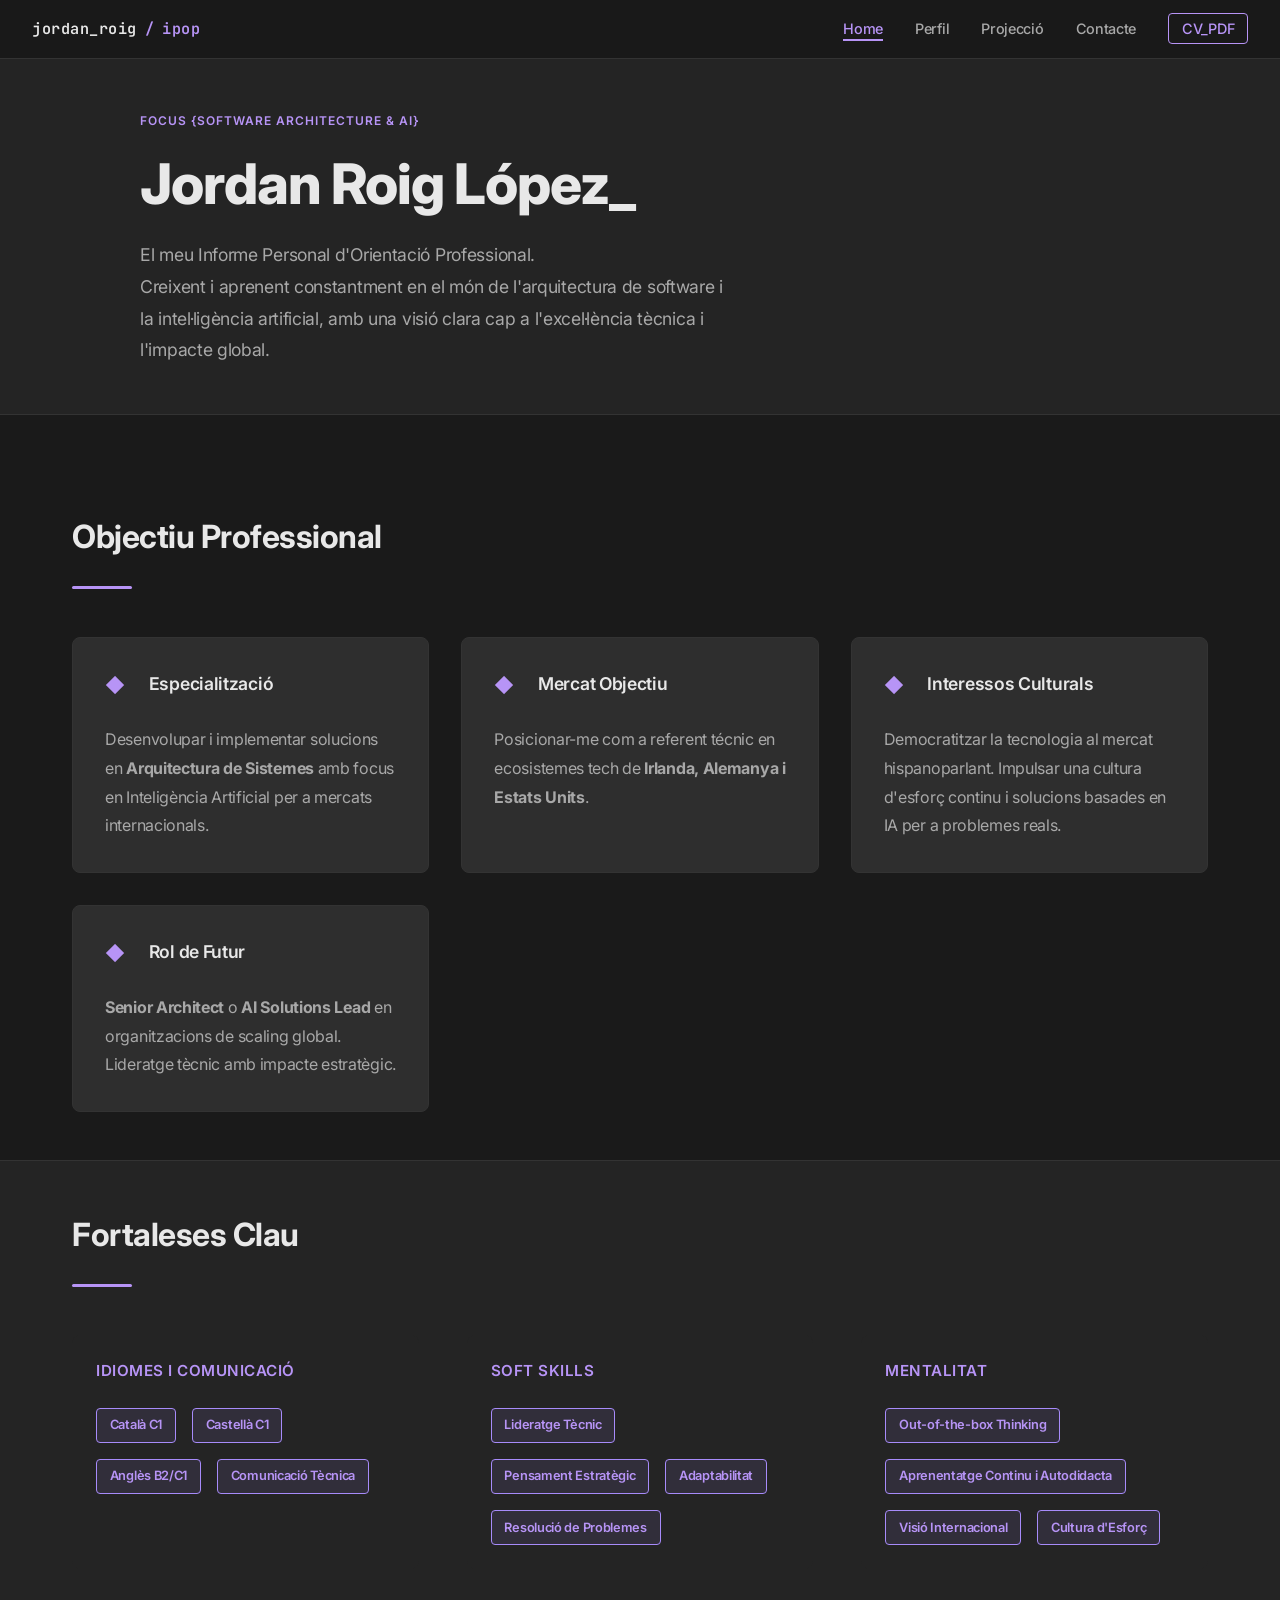
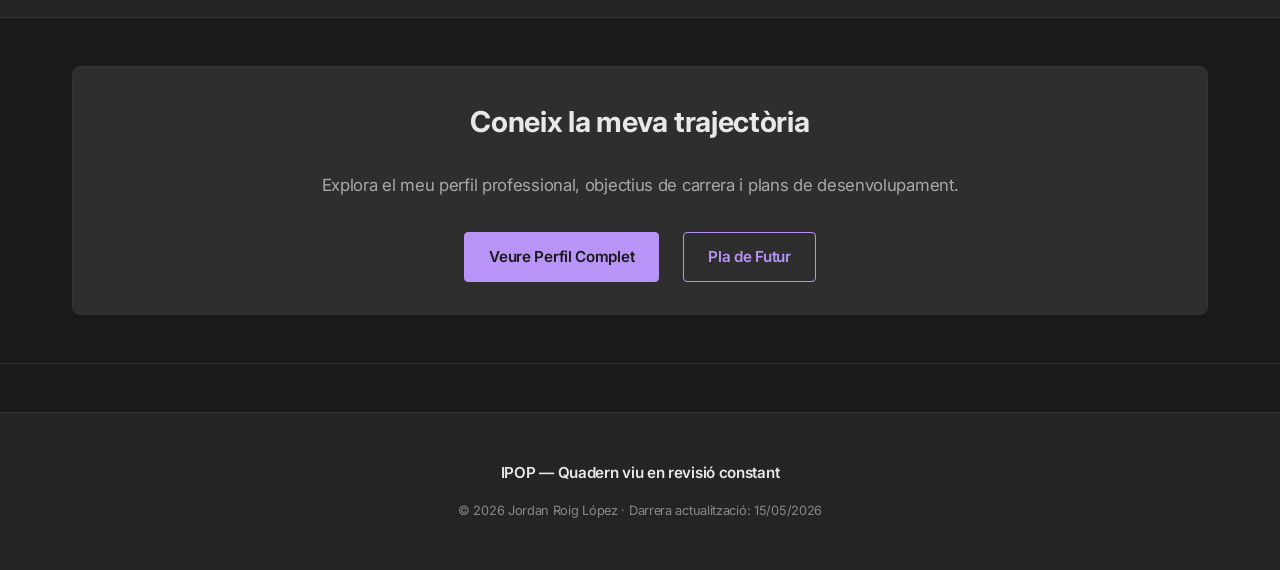
<file: index.html>
<!DOCTYPE html>
<html lang="ca">
  <head>
    <meta charset="UTF-8" />
    <meta name="viewport" content="width=device-width, initial-scale=1.0" />
    <title>Jordan Roig López — Arquitectura de Sistemes & IA</title>
    <link rel="preconnect" href="https://fonts.googleapis.com" />
    <link rel="preconnect" href="https://fonts.gstatic.com" crossorigin />
    <link
      href="https://fonts.googleapis.com/css2?family=Inter:wght@400;500;600;700;800&family=JetBrains+Mono:wght@400;600&display=swap"
      rel="stylesheet"
    />
    <link rel="stylesheet" href="styles.css" />
  </head>
  <body>
    <!-- Navigation Bar -->
    <nav class="navbar">
      <div class="navbar-container">
        <div class="navbar-brand">
          <span class="brand-text">jordan_roig</span>
          <span class="brand-slash">/</span>
          <span class="brand-context">ipop</span>
        </div>
        <ul class="nav-menu">
          <li><a href="index.html" class="nav-link active">Home</a></li>
          <li><a href="perfil.html" class="nav-link">Perfil</a></li>
          <li><a href="projeccio.html" class="nav-link">Projecció</a></li>
          <li><a href="contacte.html" class="nav-link">Contacte</a></li>
          <li>
            <a href="./assets/cv.pdf" class="nav-link nav-cv" target="_blank" rel="noopener noreferrer">
              CV_PDF
            </a>
          </li>
        </ul>
      </div>
    </nav>

    <main class="main-content">
      <!-- Hero Section -->
      <section class="hero">
        <div class="hero-container">
          <div class="hero-label">Focus {Software Architecture & AI}</div> 
          <h1 class="hero-title">Jordan Roig López_</h1>
          <p class="hero-subtitle">
            El meu Informe Personal d'Orientació Professional. <br>Creixent i aprenent constantment en el món de l'arquitectura de software i la intel·ligència artificial, amb una visió clara cap a l'excel·lència tècnica i l'impacte global.
          </p>
        </div>
      </section>

      <!-- Objectiu Professional -->
      <section class="section">
        <div class="section-container">
          <div class="section-header">
            <h2 class="section-title">Objectiu Professional</h2>
            <div class="section-accent"></div>
          </div>

          <div class="grid-2">
            <div class="card">
              <div class="card-header">
                <span class="card-icon">◆</span>
                <h3>Especialització</h3>
              </div>
              <p>
                Desenvolupar i implementar solucions en <strong>Arquitectura de Sistemes</strong> amb focus en Inteligència Artificial per a mercats internacionals.
              </p>
            </div>

            <div class="card">
              <div class="card-header">
                <span class="card-icon">◆</span>
                <h3>Mercat Objectiu</h3>
              </div>
              <p>
                Posicionar-me com a referent técnic en ecosistemes tech de <strong>Irlanda, Alemanya i Estats Units</strong>.
              </p>
            </div>

            <div class="card">
              <div class="card-header">
                <span class="card-icon">◆</span>
                <h3>Interessos Culturals</h3>
              </div>
              <p>
                Democratitzar la tecnologia al mercat hispanoparlant. Impulsar una cultura d'esforç continu i solucions basades en IA per a problemes reals.
              </p>
            </div>

            <div class="card">
              <div class="card-header">
                <span class="card-icon">◆</span>
                <h3>Rol de Futur</h3>
              </div>
              <p>
                <strong>Senior Architect</strong> o <strong>AI Solutions Lead</strong> en organitzacions de scaling global. Lideratge tècnic amb impacte estratègic.
              </p>
            </div>
          </div>
        </div>
      </section>

      <!-- Valors i Competencies -->
      <section class="section section-alternate">
        <div class="section-container">
          <div class="section-header">
            <h2 class="section-title">Fortaleses Clau</h2>
            <div class="section-accent"></div>
          </div>

          <div class="competencies">
            <div class="competency-group">
              <h3 class="competency-title">Idiomes i Comunicació</h3>
              <div class="competency-list">
                <span class="badge">Català C1</span>
                <span class="badge">Castellà C1</span>
                <span class="badge">Anglès B2/C1</span>
                <span class="badge">Comunicació Tècnica</span>
              </div>
            </div>

            <div class="competency-group">
              <h3 class="competency-title">Soft Skills</h3>
              <div class="competency-list">
                <span class="badge">Lideratge Tècnic</span>
                <span class="badge">Pensament Estratègic</span>
                <span class="badge">Adaptabilitat</span>
                <span class="badge">Resolució de Problemes</span>
              </div>
            </div>

            <div class="competency-group">
              <h3 class="competency-title">Mentalitat</h3>
              <div class="competency-list">
                <span class="badge">Out-of-the-box Thinking</span>
                <span class="badge">Aprenentatge Continu i Autodidacta</span>
                <span class="badge">Visió Internacional</span>
                <span class="badge">Cultura d'Esforç</span>
              </div>
            </div>
          </div>
        </div>
      </section>

      <!-- Call to Action -->
      <section class="section">
        <div class="section-container">
          <div class="cta">
            <h2>Coneix la meva trajectòria</h2>
            <p>Explora el meu perfil professional, objectius de carrera i plans de desenvolupament.</p>
            <div class="cta-buttons">
              <a href="perfil.html" class="btn btn-primary">Veure Perfil Complet</a>
              <a href="projeccio.html" class="btn btn-secondary">Pla de Futur</a>
            </div>
          </div>
        </div>
      </section>
    </main>

    <!-- Footer -->
    <footer class="footer">
      <div class="footer-container">
        <p class="footer-text">IPOP — Quadern viu en revisió constant</p>
        <p class="footer-meta">© 2026 Jordan Roig López · Darrera actualització: 15/05/2026</p>
      </div>
    </footer>

    <script src="script.js"></script>
  </body>
</html>
</file>
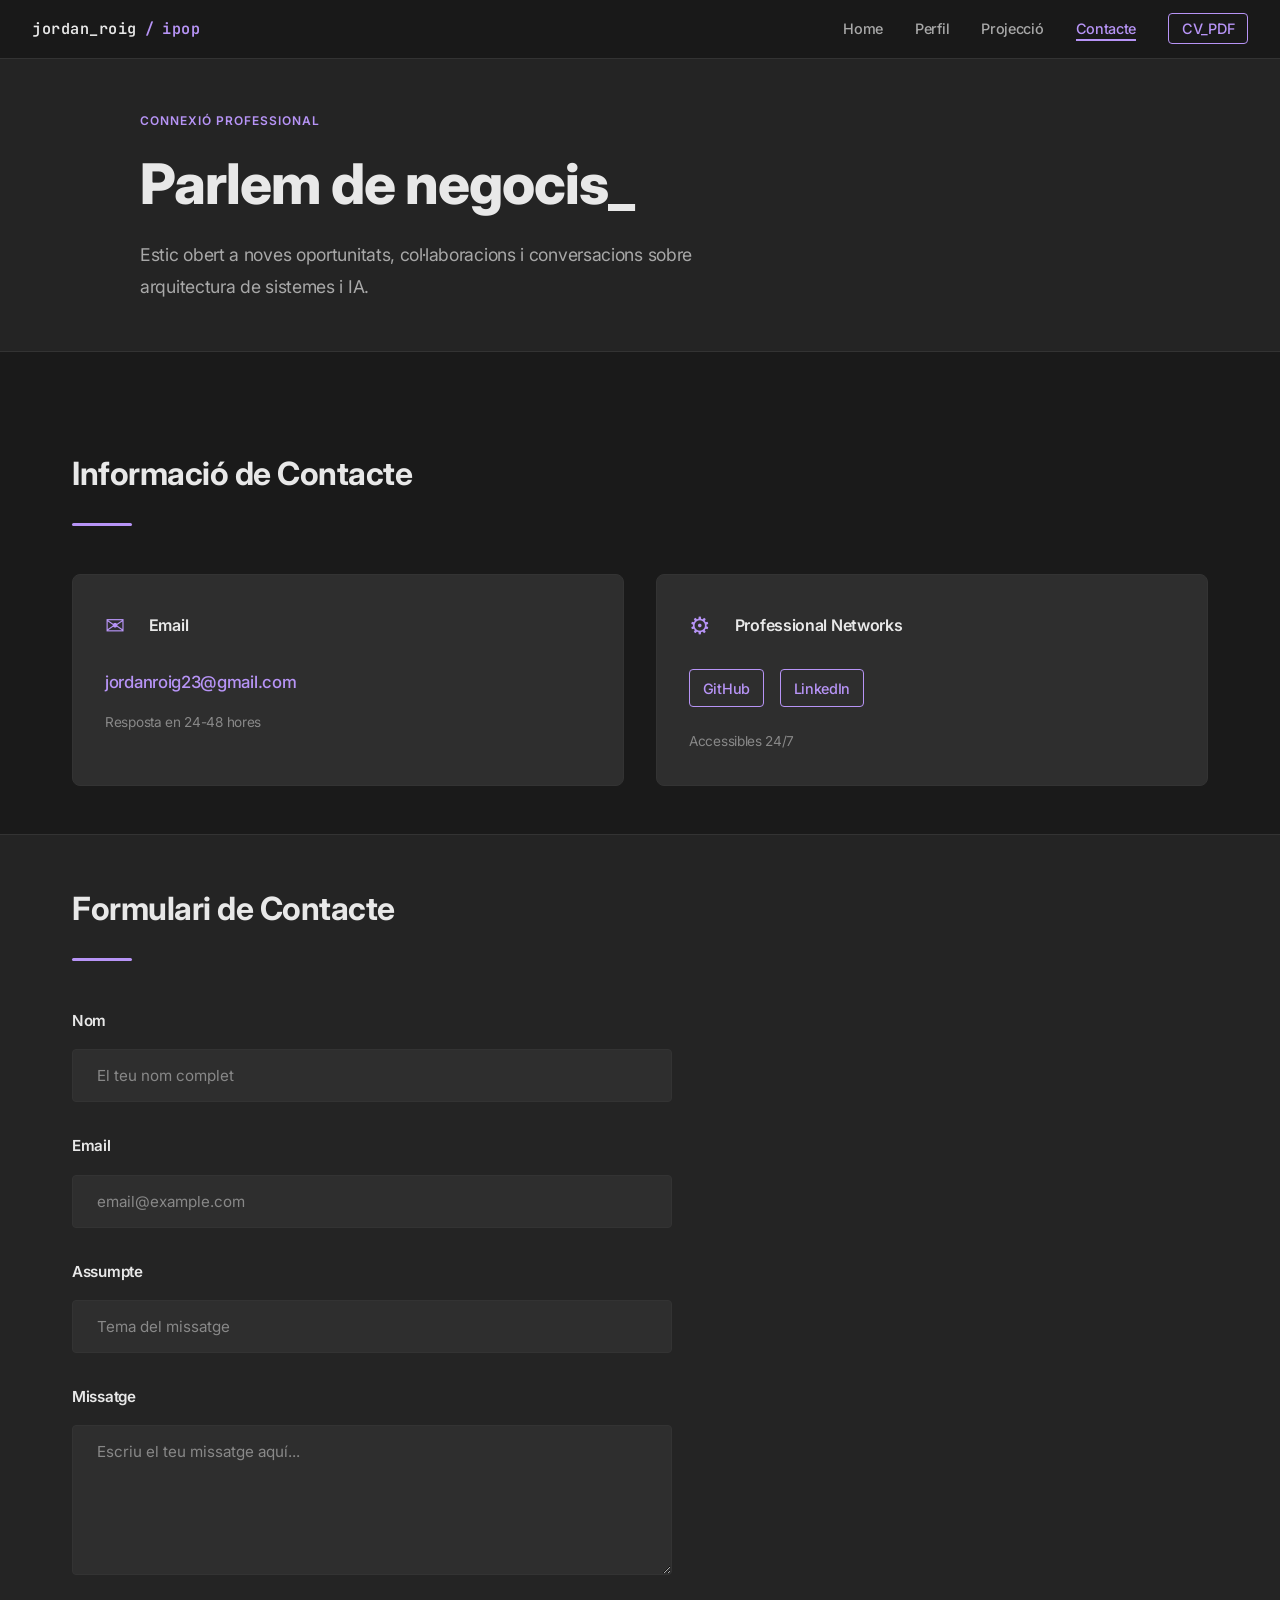
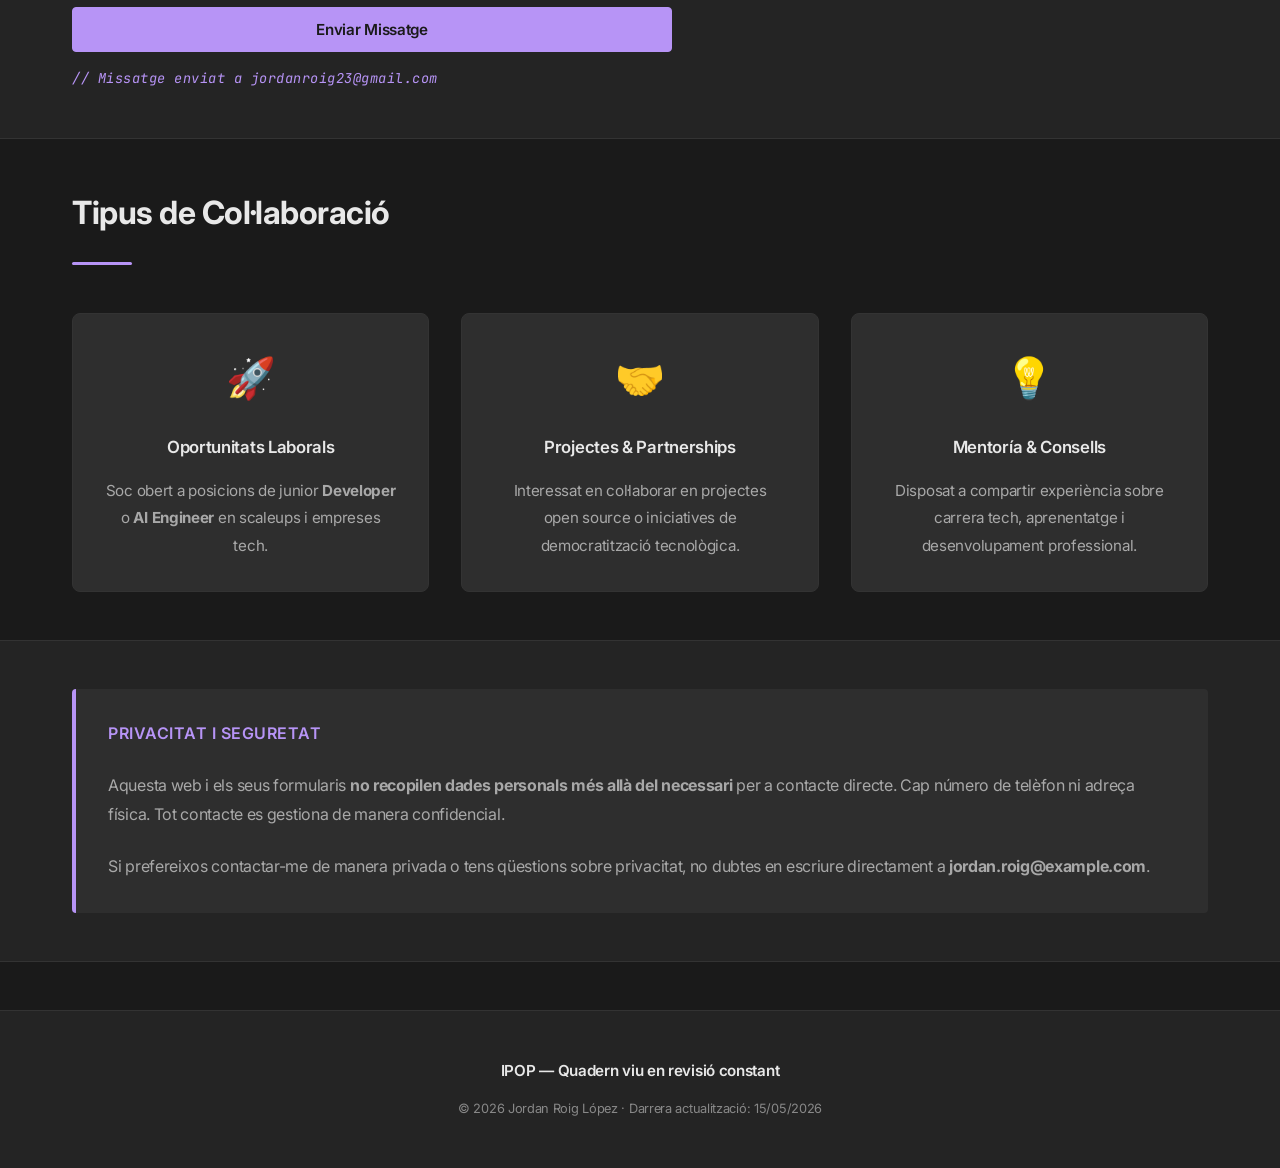
<file: contacte.html>
<!DOCTYPE html>
<html lang="ca">
  <head>
    <meta charset="UTF-8" />
    <meta name="viewport" content="width=device-width, initial-scale=1.0" />
    <title>Contacte — Jordan Roig López</title>
    <link rel="preconnect" href="https://fonts.googleapis.com" />
    <link rel="preconnect" href="https://fonts.gstatic.com" crossorigin />
    <link
      href="https://fonts.googleapis.com/css2?family=Inter:wght@400;500;600;700;800&family=JetBrains+Mono:wght@400;600&display=swap"
      rel="stylesheet"
    />
    <link rel="stylesheet" href="styles.css" />
  </head>
  <body>
    <!-- Navigation Bar -->
    <nav class="navbar">
      <div class="navbar-container">
        <div class="navbar-brand">
          <span class="brand-text">jordan_roig</span>
          <span class="brand-slash">/</span>
          <span class="brand-context">ipop</span>
        </div>
        <ul class="nav-menu">
          <li><a href="index.html" class="nav-link">Home</a></li>
          <li><a href="perfil.html" class="nav-link">Perfil</a></li>
          <li><a href="projeccio.html" class="nav-link">Projecció</a></li>
          <li><a href="contacte.html" class="nav-link active">Contacte</a></li>
          <li>
            <a href="./assets/cv.pdf" class="nav-link nav-cv" target="_blank" rel="noopener noreferrer">
              CV_PDF
            </a>
          </li>
        </ul>
      </div>
    </nav>

    <main class="main-content">
      <!-- Page Header -->
      <section class="hero">
        <div class="hero-container">
          <div class="hero-label">Connexió Professional</div>
          <h1 class="hero-title">Parlem de negocis_</h1>
          <p class="hero-subtitle">
            Estic obert a noves oportunitats, col·laboracions i conversacions sobre arquitectura de sistemes i IA.
          </p>
        </div>
      </section>

      <!-- Contact Info -->
      <section class="section">
        <div class="section-container">
          <div class="section-header">
            <h2 class="section-title">Informació de Contacte</h2>
            <div class="section-accent"></div>
          </div>

          <div class="grid-2">
            <div class="contact-method">
              <div class="contact-method-header">
                <span class="contact-icon">✉</span>
                <h3>Email</h3>
              </div>
              <p class="contact-value">
                <a href="mailto:jordanroig23@gmail.com" class="contact-link">
                  jordanroig23@gmail.com
                </a>
              </p>
              <p class="contact-note">Resposta en 24-48 hores</p>
            </div>

            <div class="contact-method">
              <div class="contact-method-header">
                <span class="contact-icon">⚙</span>
                <h3>Professional Networks</h3>
              </div>
              <div class="social-links">
                <a href="https://github.com/ROIGy" target="_blank" class="social-link">GitHub</a>
                <a href="https://www.linkedin.com/in/jordan-roig-b881b63a8/?locale=en-US" target="_blank" class="social-link">LinkedIn</a>
              </div>
              <p class="contact-note">Accessibles 24/7</p>
            </div>
          </div>
        </div>
      </section>

      <!-- Contact Form -->
      <section class="section section-alternate">
        <div class="section-container">
          <div class="section-header">
            <h2 class="section-title">Formulari de Contacte</h2>
            <div class="section-accent"></div>
          </div>

          <div class="form-wrapper">
            <form class="contact-form" id="contactForm" action="https://formspree.io/f/xrejwarb" method="POST">
              <div class="form-group">
                <label for="name" class="form-label">Nom</label>
                <input
                  type="text"
                  id="name"
                  name="name"
                  placeholder="El teu nom complet"
                  required
                  class="form-input"
                />
              </div>

              <div class="form-group">
                <label for="email" class="form-label">Email</label>
                <input
                  type="email"
                  id="email"
                  name="email"
                  placeholder="email@example.com"
                  required
                  class="form-input"
                />
              </div>

              <div class="form-group">
                <label for="subject" class="form-label">Assumpte</label>
                <input
                  type="text"
                  id="subject"
                  name="subject"
                  placeholder="Tema del missatge"
                  required
                  class="form-input"
                />
              </div>

              <div class="form-group">
                <label for="message" class="form-label">Missatge</label>
                <textarea
                  id="message"
                  name="message"
                  rows="6"
                  placeholder="Escriu el teu missatge aquí..."
                  required
                  class="form-input form-textarea"
                ></textarea>
              </div>

              <div class="form-actions">
                <button type="submit" class="btn btn-primary">Enviar Missatge</button>
                <p class="form-note">
                  <span class="monospace">// Missatge enviat a jordanroig23@gmail.com</span>
                </p>
              </div>
            </form>
          </div>
        </div>
      </section>

      <!-- Collaboration Types -->
      <section class="section">
        <div class="section-container">
          <div class="section-header">
            <h2 class="section-title">Tipus de Col·laboració</h2>
            <div class="section-accent"></div>
          </div>

          <div class="grid-3">
            <div class="collab-card">
              <span class="collab-icon">🚀</span>
              <h3>Oportunitats Laborals</h3>
              <p>
                Soc obert a posicions de junior <strong>Developer</strong> o <strong>AI Engineer</strong>
                 en scaleups i empreses tech.
              </p>
            </div>

            <div class="collab-card">
              <span class="collab-icon">🤝</span>
              <h3>Projectes & Partnerships</h3>
              <p>
                Interessat en col·laborar en projectes open source o iniciatives de democratització tecnològica.
              </p>
            </div>

            <div class="collab-card">
              <span class="collab-icon">💡</span>
              <h3>Mentoría & Consells</h3>
              <p>
                Disposat a compartir experiència sobre carrera tech, aprenentatge i desenvolupament professional.
              </p>
            </div>
          </div>
        </div>
      </section>

      <!-- Privacy Notice -->
      <section class="section section-alternate">
        <div class="section-container">
          <div class="privacy-notice">
            <h3>Privacitat i Seguretat</h3>
            <p>
              Aquesta web i els seus formularis <strong>no recopilen dades personals més allà del necessari</strong> per a contacte directe.
              Cap número de telèfon ni adreça física. Tot contacte es gestiona de manera confidencial.
            </p>
            <p>
              Si prefereixos contactar-me de manera privada o tens qüestions sobre privacitat, no dubtes en escriure directament a
              <strong>jordan.roig@example.com</strong>.
            </p>
          </div>
        </div>
      </section>
    </main>

    <!-- Footer -->
    <footer class="footer">
      <div class="footer-container">
        <p class="footer-text">IPOP — Quadern viu en revisió constant</p>
        <p class="footer-meta">© 2026 Jordan Roig López · Darrera actualització: 15/05/2026</p>
      </div>
    </footer>

    <script src="script.js"></script>
  </body>
</html>
</file>
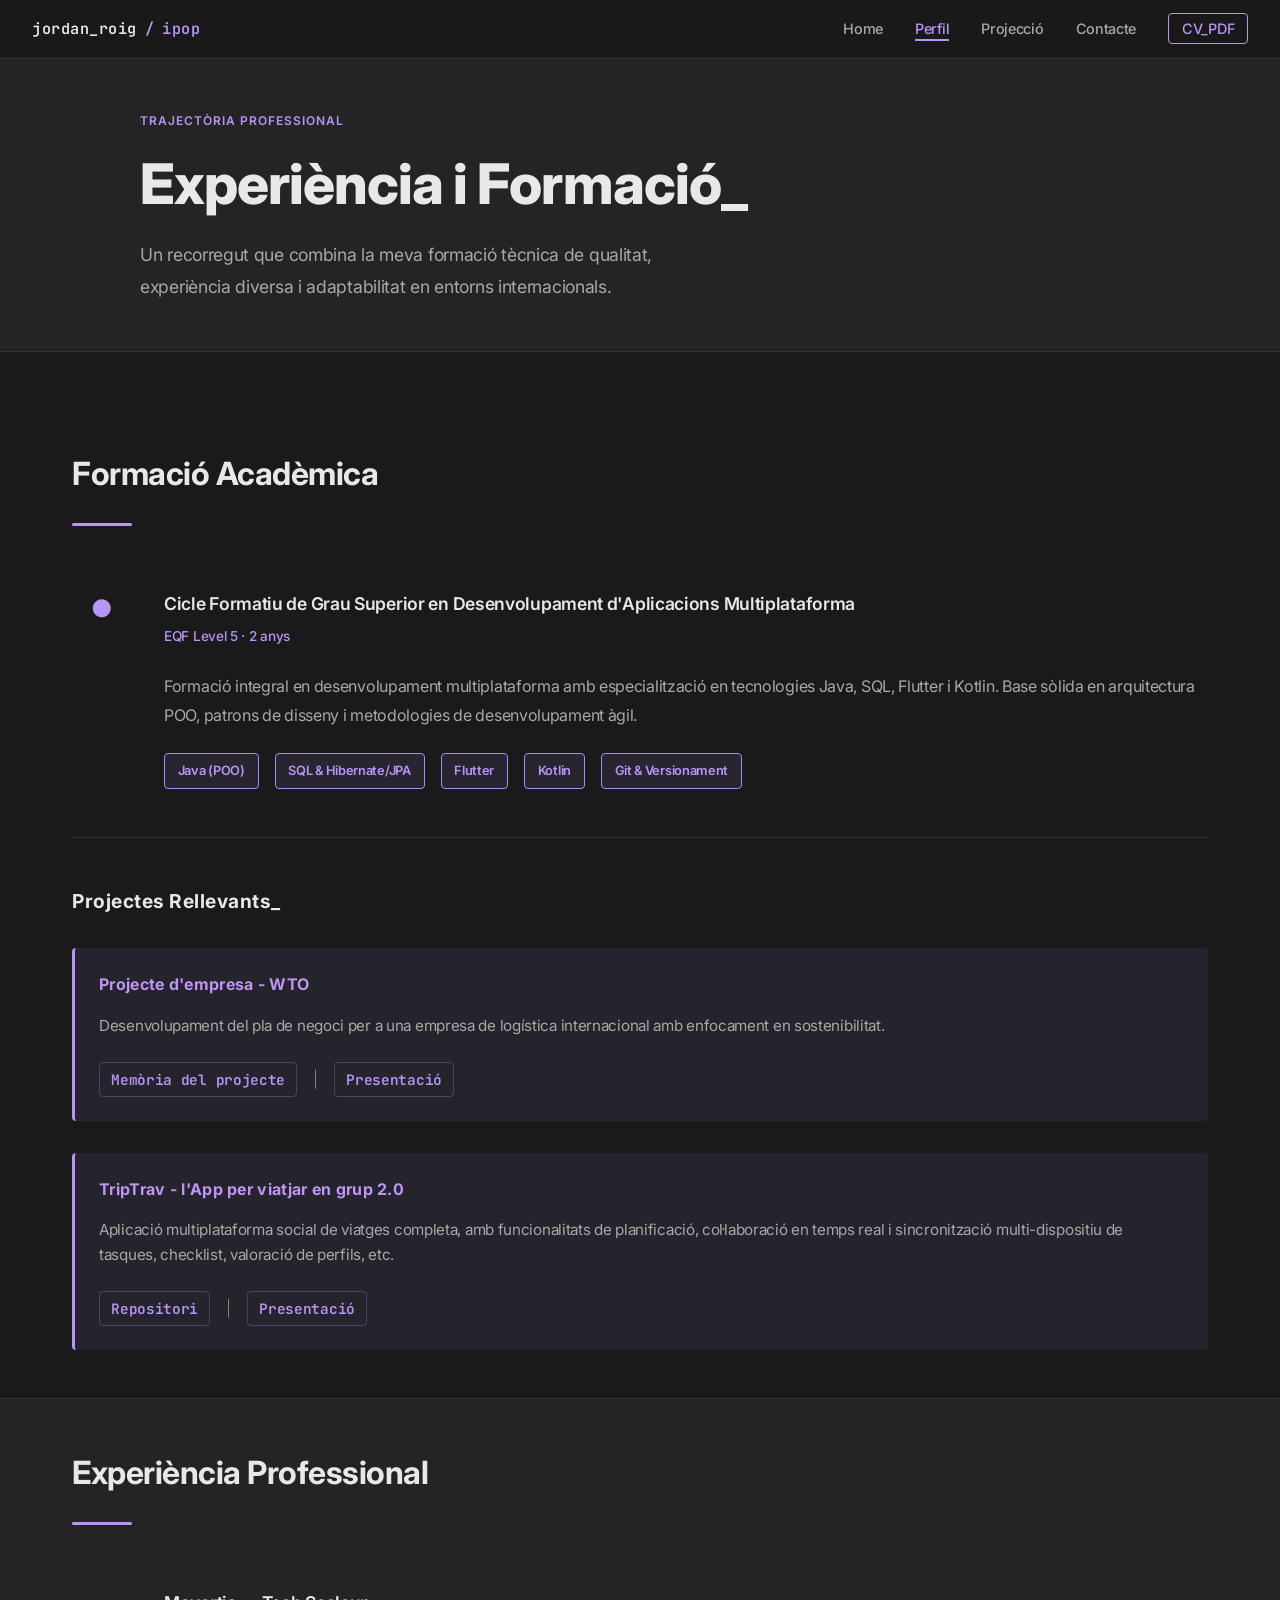
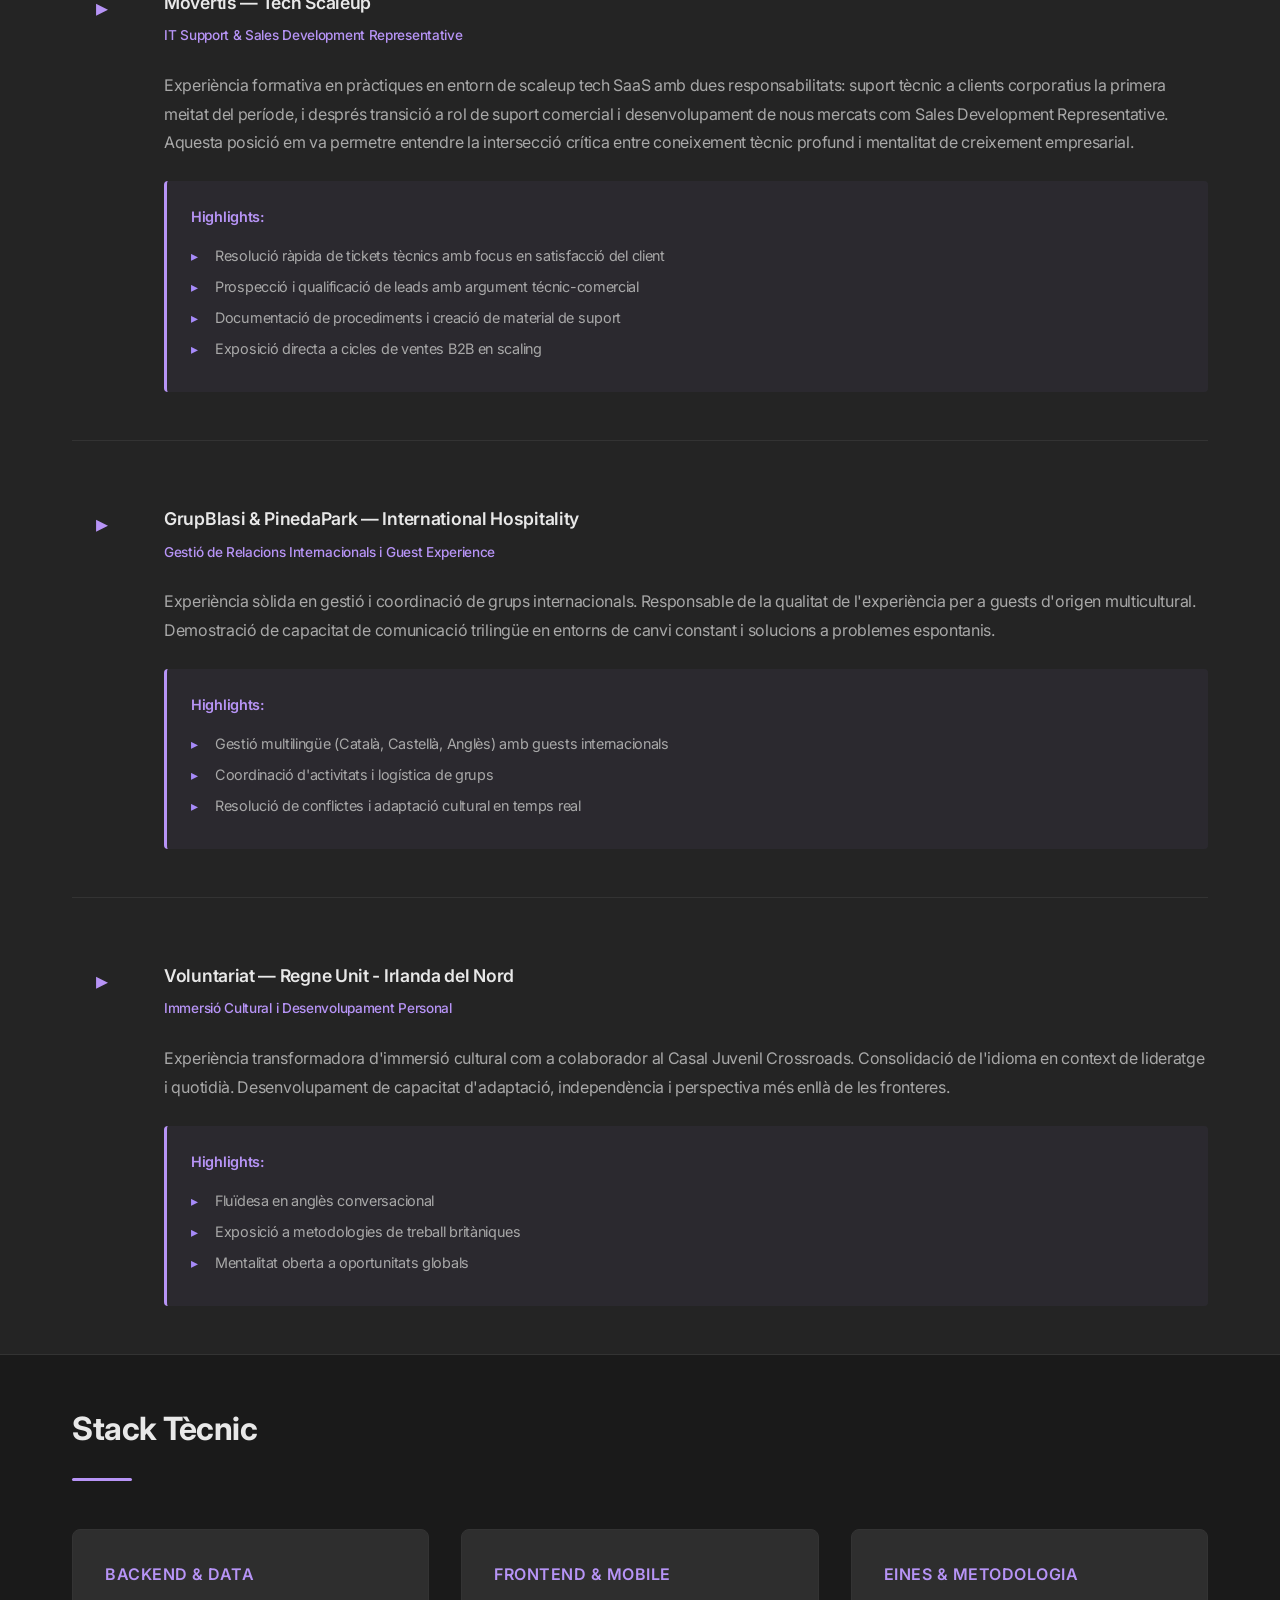
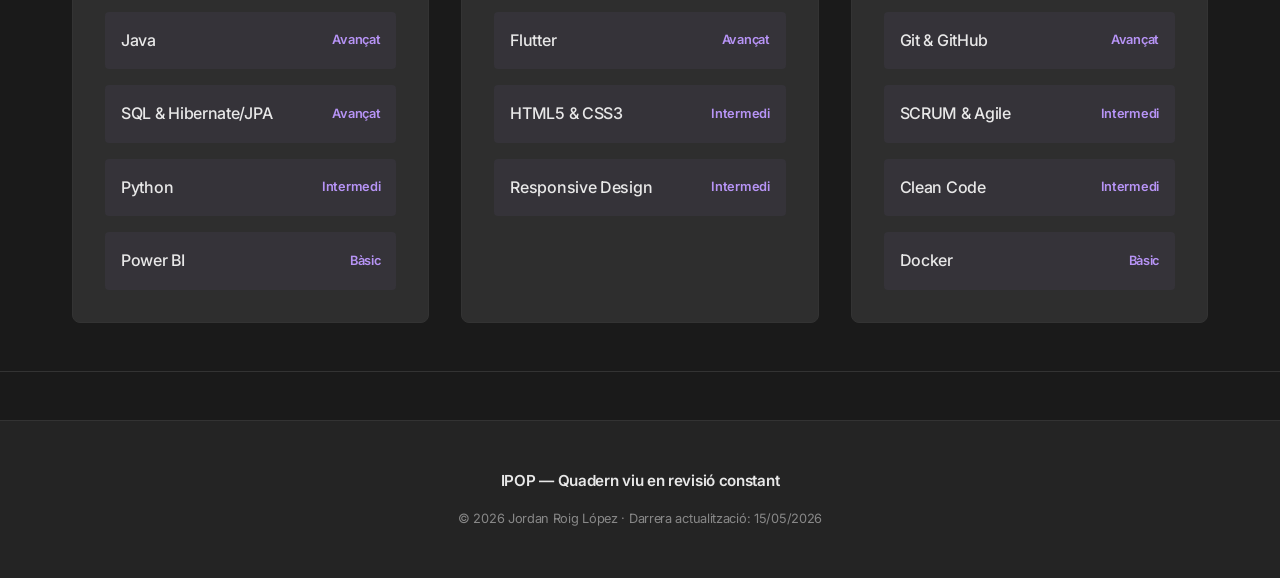
<file: perfil.html>
<!DOCTYPE html>
<html lang="ca">
  <head>
    <meta charset="UTF-8" />
    <meta name="viewport" content="width=device-width, initial-scale=1.0" />
    <title>Perfil Professional — Jordan Roig López</title>
    <link rel="preconnect" href="https://fonts.googleapis.com" />
    <link rel="preconnect" href="https://fonts.gstatic.com" crossorigin />
    <link
      href="https://fonts.googleapis.com/css2?family=Inter:wght@400;500;600;700;800&family=JetBrains+Mono:wght@400;600&display=swap"
      rel="stylesheet"
    />
    <link rel="stylesheet" href="styles.css" />
  </head>
  <body>
    <!-- Navigation Bar -->
    <nav class="navbar">
      <div class="navbar-container">
        <div class="navbar-brand">
          <span class="brand-text">jordan_roig</span>
          <span class="brand-slash">/</span>
          <span class="brand-context">ipop</span>
        </div>
        <ul class="nav-menu">
          <li><a href="index.html" class="nav-link">Home</a></li>
          <li><a href="perfil.html" class="nav-link active">Perfil</a></li>
          <li><a href="projeccio.html" class="nav-link">Projecció</a></li>
          <li><a href="contacte.html" class="nav-link">Contacte</a></li>
          <li>
            <a href="./assets/cv.pdf" class="nav-link nav-cv" target="_blank" rel="noopener noreferrer">
              CV_PDF
            </a>
          </li>
        </ul>
      </div>
    </nav>

    <main class="main-content">
      <!-- Page Header -->
      <section class="hero">
        <div class="hero-container">
          <div class="hero-label">Trajectòria Professional</div>
          <h1 class="hero-title">Experiència i Formació_</h1>
          <p class="hero-subtitle">
            Un recorregut que combina la meva formació tècnica de qualitat, experiència diversa i adaptabilitat en entorns internacionals.
          </p>
        </div>
      </section>

      <!-- Formació Acadèmica -->
      <section class="section">
        <div class="section-container">
          <div class="section-header">
            <h2 class="section-title">Formació Acadèmica</h2>
            <div class="section-accent"></div>
          </div>

          <div class="timeline">
            <div class="timeline-item">
              <div class="timeline-marker">
                <span class="timeline-icon">●</span>
              </div>
              <div class="timeline-content">
                <div class="timeline-header">
                  <h3>Cicle Formatiu de Grau Superior en Desenvolupament d'Aplicacions Multiplataforma</h3>
                  <span class="timeline-meta">EQF Level 5 · 2 anys</span>
                </div>
                <p>
                  Formació integral en desenvolupament multiplataforma amb especialització en tecnologies Java, SQL, Flutter i Kotlin.
                  Base sòlida en arquitectura POO, patrons de disseny i metodologies de desenvolupament àgil.
                </p>
                <div class="skills-inline">
                  <span class="skill-badge">Java (POO)</span>
                  <span class="skill-badge">SQL & Hibernate/JPA</span>
                  <span class="skill-badge">Flutter</span>
                  <span class="skill-badge">Kotlin</span>
                  <span class="skill-badge">Git & Versionament</span>
                </div>
              </div>
            </div>
          </div>

          <!-- Projectes Rellevants -->
          <div class="projects-section">
            <h3 class="projects-header">Projectes Rellevants_</h3>

            <div class="project-item">
              <h4 class="project-title">Projecte d'empresa - WTO</h4>
              <p class="project-description">Desenvolupament del pla de negoci per a una empresa de logística internacional amb enfocament en sostenibilitat.</p>
              <div class="project-links">
                <a href="./assets/Pla_Empresa_WTO.pdf" class="project-link" target="_blank" rel="noopener noreferrer">Memòria del projecte</a>
                <span class="link-separator">|</span>
                <a href="https://andriyfedolyakivaniv.github.io/Worldwie_Tourism/" class="project-link" target="_blank" rel="noopener noreferrer">Presentació</a>
              </div>
            </div>

            <div class="project-item">
              <h4 class="project-title">TripTrav - l'App per viatjar en grup 2.0</h4>
              <p class="project-description">Aplicació multiplataforma social de viatges completa, amb funcionalitats de planificació, col·laboració en temps real i sincronització multi-dispositiu de tasques, checklist, valoració de perfils, etc.</p>
              <div class="project-links">
                <a href="https://github.com/ROIGy/TripTrav" class="project-link" target="_blank" rel="noopener noreferrer">Repositori</a>
                <span class="link-separator">|</span>
                <a href="./assets/TripTrav_presentacio.pdf" class="project-link" target="_blank" rel="noopener noreferrer">Presentació</a>
              </div>
            </div>
          </div>
        </div>
      </section>

      <!-- Experiència Professional -->
      <section class="section section-alternate">
        <div class="section-container">
          <div class="section-header">
            <h2 class="section-title">Experiència Professional</h2>
            <div class="section-accent"></div>
          </div>

          <div class="timeline">
            <!-- Movertis -->
            <div class="timeline-item">
              <div class="timeline-marker">
                <span class="timeline-icon">▸</span>
              </div>
              <div class="timeline-content">
                <div class="timeline-header">
                  <h3>Movertis — Tech Scaleup</h3>
                  <span class="timeline-meta">IT Support & Sales Development Representative</span>
                </div>
                <p>
                  Experiència formativa en pràctiques en entorn de scaleup tech SaaS amb dues responsabilitats: suport tècnic a clients corporatius la primera meitat del període, i després transició a rol de suport comercial
                  i desenvolupament de nous mercats com Sales Development Representative. Aquesta posició em va permetre entendre la
                  intersecció crítica entre coneixement tècnic profund i mentalitat de creixement empresarial.
                </p>
                <div class="experience-highlights">
                  <h4>Highlights:</h4>
                  <ul>
                    <li>Resolució ràpida de tickets tècnics amb focus en satisfacció del client</li>
                    <li>Prospecció i qualificació de leads amb argument técnic-comercial</li>
                    <li>Documentació de procediments i creació de material de suport</li>
                    <li>Exposició directa a cicles de ventes B2B en scaling</li>
                  </ul>
                </div>
              </div>
            </div>

            <!-- Hospitalitat Internacional -->
            <div class="timeline-item">
              <div class="timeline-marker">
                <span class="timeline-icon">▸</span>
              </div>
              <div class="timeline-content">
                <div class="timeline-header">
                  <h3>GrupBlasi & PinedaPark — International Hospitality</h3>
                  <span class="timeline-meta">Gestió de Relacions Internacionals i Guest Experience</span>
                </div>
                <p>
                  Experiència sòlida en gestió i coordinació de grups internacionals. Responsable de la
                  qualitat de l'experiència per a guests d'origen multicultural. Demostració de capacitat de comunicació trilingüe
                  en entorns de canvi constant i solucions a problemes espontanis.
                </p>
                <div class="experience-highlights">
                  <h4>Highlights:</h4>
                  <ul>
                    <li>Gestió multilingüe (Català, Castellà, Anglès) amb guests internacionals</li>
                    <li>Coordinació d'activitats i logística de grups</li>
                    <li>Resolució de conflictes i adaptació cultural en temps real</li>
                  </ul>
                </div>
              </div>
            </div>

            <!-- Voluntariat UK -->
            <div class="timeline-item">
              <div class="timeline-marker">
                <span class="timeline-icon">▸</span>
              </div>
              <div class="timeline-content">
                <div class="timeline-header">
                  <h3>Voluntariat — Regne Unit - Irlanda del Nord</h3>
                  <span class="timeline-meta">Immersió Cultural i Desenvolupament Personal</span>
                </div>
                <p>
                  Experiència transformadora d'immersió cultural com a colaborador al Casal Juvenil Crossroads. Consolidació de l'idioma en context
                  de lideratge i quotidià. Desenvolupament de capacitat d'adaptació, independència i perspectiva més enllà de les fronteres.
                </p>
                <div class="experience-highlights">
                  <h4>Highlights:</h4>
                  <ul>
                    <li>Fluïdesa en anglès conversacional</li>
                    <li>Exposició a metodologies de treball britàniques</li>
                    <li>Mentalitat oberta a oportunitats globals</li>
                  </ul>
                </div>
              </div>
            </div>
          </div>
        </div>
      </section>

      <!-- Stack Tècnic -->
      <section class="section">
        <div class="section-container">
          <div class="section-header">
            <h2 class="section-title">Stack Tècnic</h2>
            <div class="section-accent"></div>
          </div>

          <div class="grid-3">
            <div class="tech-category">
              <h3>Backend & Data</h3>
              <div class="tech-list">
                <div class="tech-item">
                  <span class="tech-name">Java</span>
                  <span class="tech-level">Avançat</span>
                </div>
                <div class="tech-item">
                  <span class="tech-name">SQL & Hibernate/JPA</span>
                  <span class="tech-level">Avançat</span>
                </div>
                <div class="tech-item">
                  <span class="tech-name">Python</span>
                  <span class="tech-level">Intermedi</span>
                </div>
                <div class="tech-item">
                  <span class="tech-name">Power BI</span>
                  <span class="tech-level">Bàsic</span>
                </div>
              </div>
            </div>

            <div class="tech-category">
              <h3>Frontend & Mobile</h3>
              <div class="tech-list">
                <div class="tech-item">
                  <span class="tech-name">Flutter</span>
                  <span class="tech-level">Avançat</span>
                </div>
                <div class="tech-item">
                  <span class="tech-name">HTML5 & CSS3</span>
                  <span class="tech-level">Intermedi</span>
                </div>
                <div class="tech-item">
                  <span class="tech-name">Responsive Design</span>
                  <span class="tech-level">Intermedi</span>
                </div>
              </div>
            </div>

            <div class="tech-category">
              <h3>Eines & Metodologia</h3>
              <div class="tech-list">
                <div class="tech-item">
                  <span class="tech-name">Git & GitHub</span>
                  <span class="tech-level">Avançat</span>
                </div>
                <div class="tech-item">
                  <span class="tech-name">SCRUM & Agile</span>
                  <span class="tech-level">Intermedi</span>
                </div>
                <div class="tech-item">
                  <span class="tech-name">Clean Code</span>
                  <span class="tech-level">Intermedi</span>
                </div>
                <div class="tech-item">
                  <span class="tech-name">Docker</span>
                  <span class="tech-level">Bàsic</span>
                </div>
              </div>
            </div>
          </div>
        </div>
      </section>
    </main>

    <!-- Footer -->
    <footer class="footer">
      <div class="footer-container">
        <p class="footer-text">IPOP — Quadern viu en revisió constant</p>
        <p class="footer-meta">© 2026 Jordan Roig López · Darrera actualització: 15/05/2026</p>
      </div>
    </footer>

    <script src="script.js"></script>
  </body>
</html>
</file>
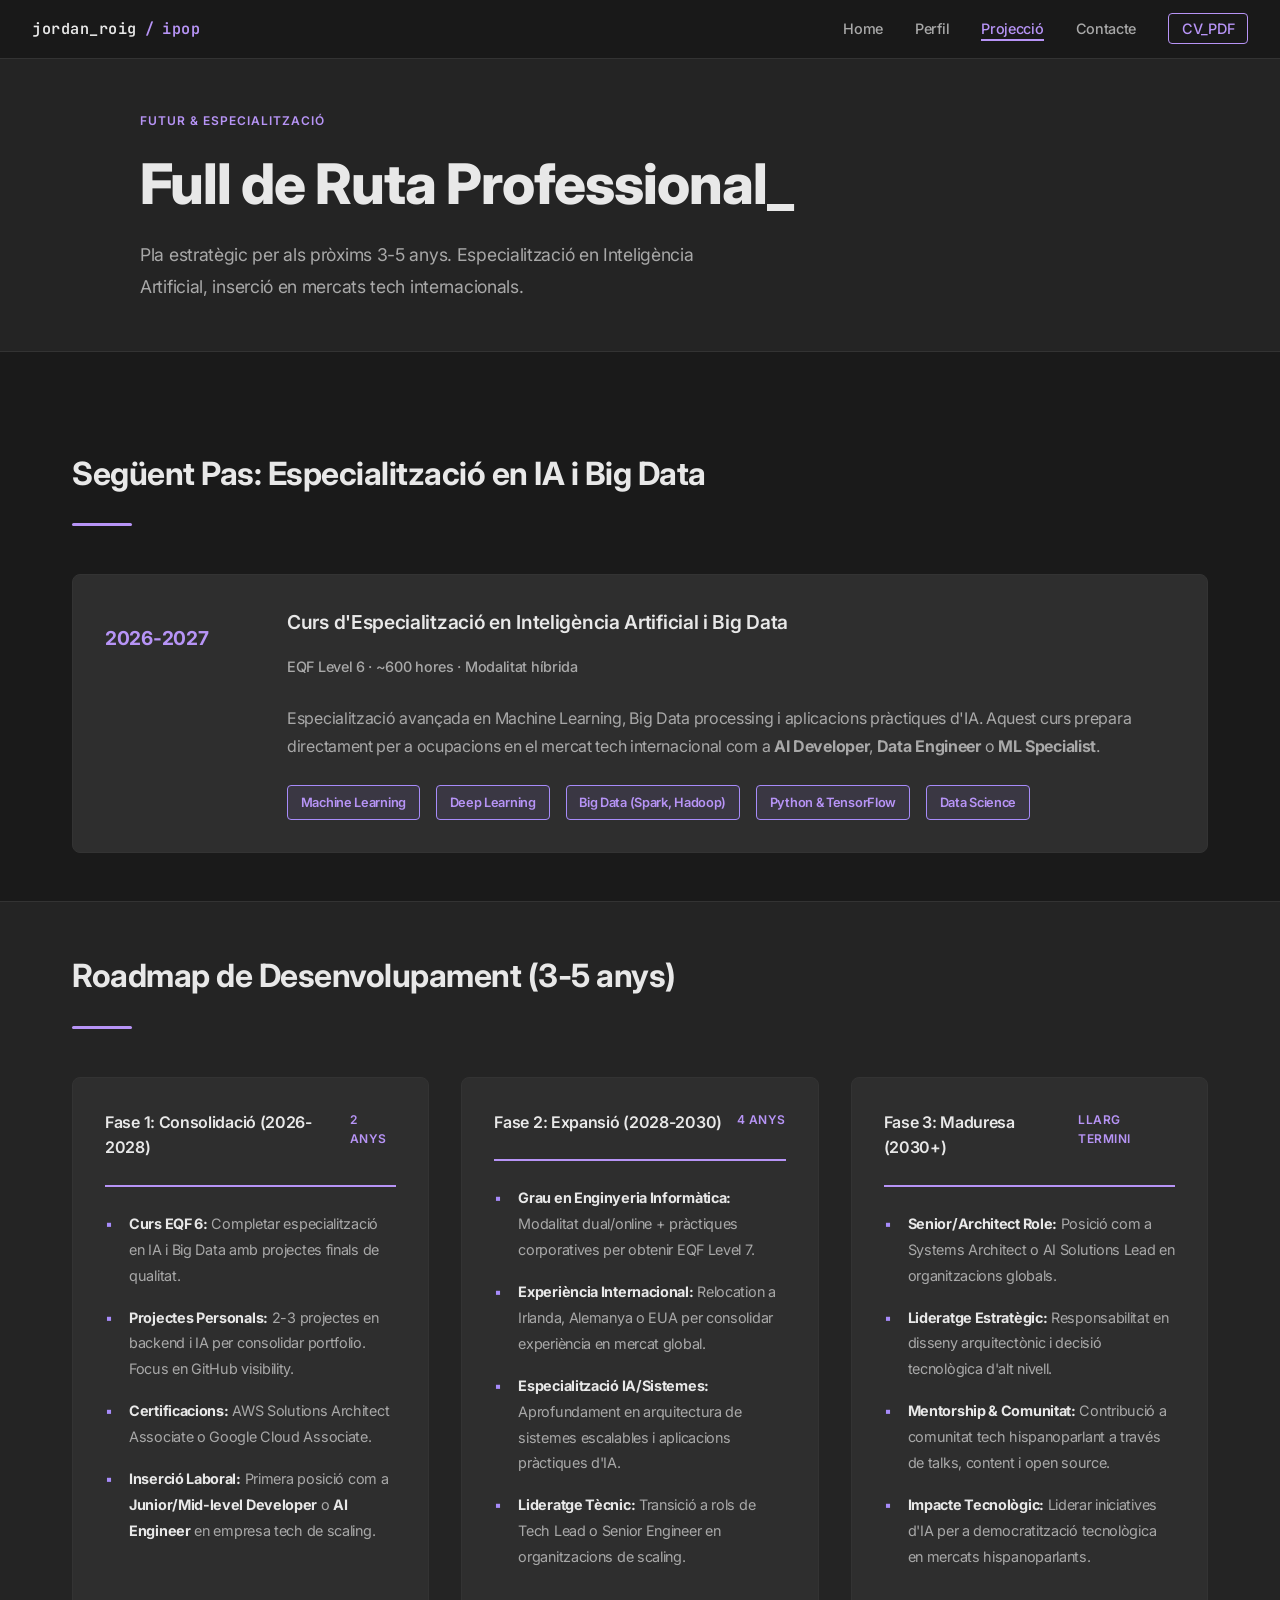
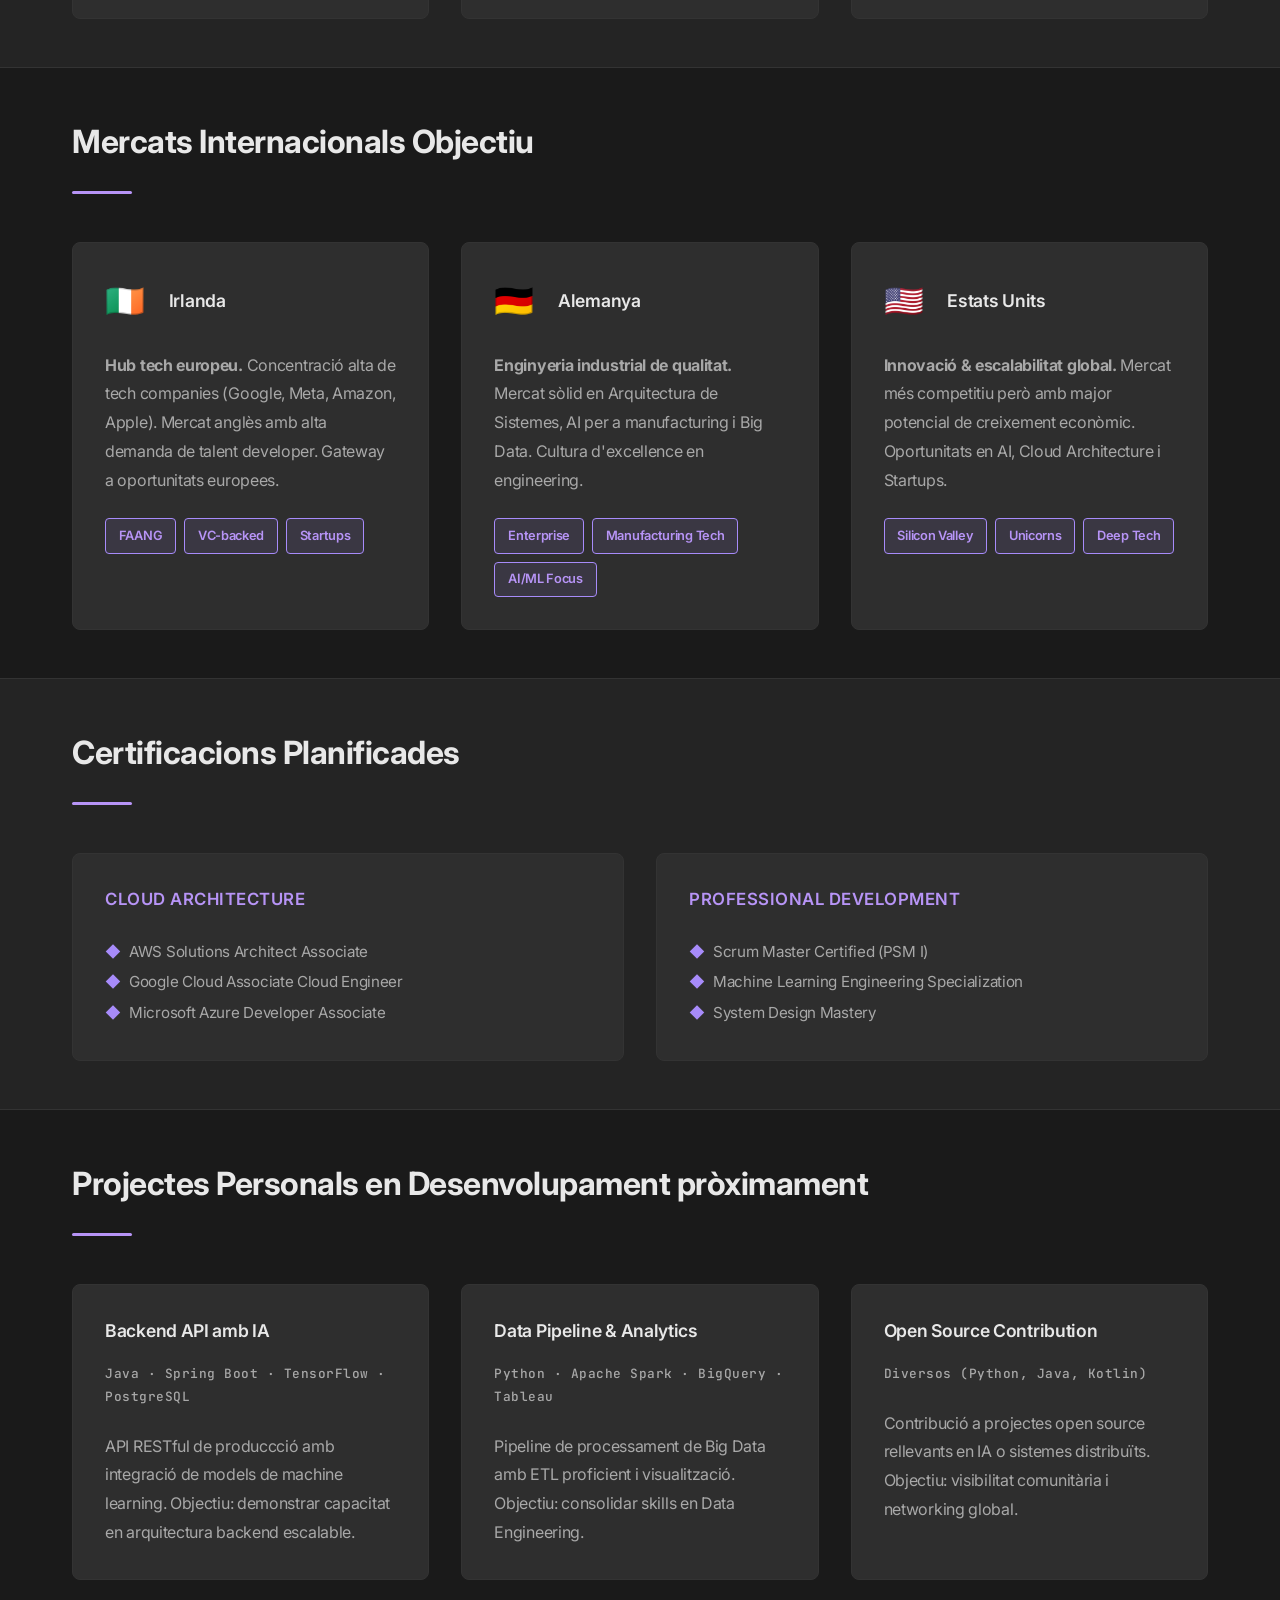
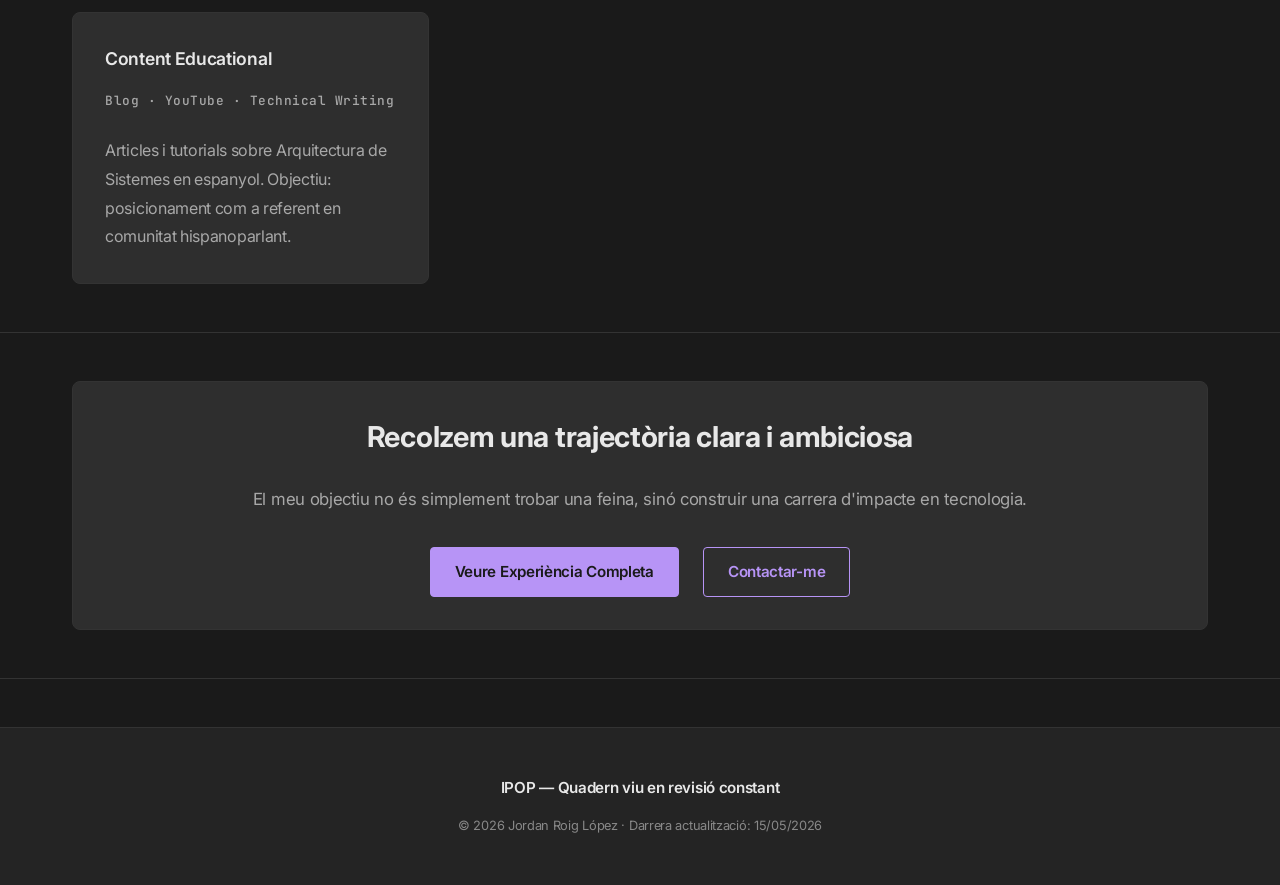
<file: projeccio.html>
<!DOCTYPE html>
<html lang="ca">
  <head>
    <meta charset="UTF-8" />
    <meta name="viewport" content="width=device-width, initial-scale=1.0" />
    <title>Projecció Professional — Jordan Roig López</title>
    <link rel="preconnect" href="https://fonts.googleapis.com" />
    <link rel="preconnect" href="https://fonts.gstatic.com" crossorigin />
    <link
      href="https://fonts.googleapis.com/css2?family=Inter:wght@400;500;600;700;800&family=JetBrains+Mono:wght@400;600&display=swap"
      rel="stylesheet"
    />
    <link rel="stylesheet" href="styles.css" />
  </head>
  <body>
    <!-- Navigation Bar -->
    <nav class="navbar">
      <div class="navbar-container">
        <div class="navbar-brand">
          <span class="brand-text">jordan_roig</span>
          <span class="brand-slash">/</span>
          <span class="brand-context">ipop</span>
        </div>
        <ul class="nav-menu">
          <li><a href="index.html" class="nav-link">Home</a></li>
          <li><a href="perfil.html" class="nav-link">Perfil</a></li>
          <li><a href="projeccio.html" class="nav-link active">Projecció</a></li>
          <li><a href="contacte.html" class="nav-link">Contacte</a></li>
          <li>
            <a href="./assets/cv.pdf" class="nav-link nav-cv" target="_blank" rel="noopener noreferrer">
              CV_PDF
            </a>
          </li>
        </ul>
      </div>
    </nav>

    <main class="main-content">
      <!-- Page Header -->
      <section class="hero">
        <div class="hero-container">
          <div class="hero-label">Futur & Especialització</div>
          <h1 class="hero-title">Full de Ruta Professional_</h1>
          <p class="hero-subtitle">
            Pla estratègic per als pròxims 3-5 anys. Especialització en Inteligència Artificial, inserció en mercats tech internacionals.
          </p>
        </div>
      </section>

      <!-- Ruta Immediata -->
      <section class="section">
        <div class="section-container">
          <div class="section-header">
            <h2 class="section-title">Següent Pas: Especialització en IA i Big Data</h2>
            <div class="section-accent"></div>
          </div>

          <div class="milestone">
            <div class="milestone-year">2026-2027</div>
            <div class="milestone-content">
              <h3>Curs d'Especialització en Inteligència Artificial i Big Data</h3>
              <p class="milestone-credential">EQF Level 6 · ~600 hores · Modalitat híbrida</p>
              <p>
                Especialització avançada en Machine Learning, Big Data processing i aplicacions pràctiques d'IA.
                Aquest curs prepara directament per a ocupacions en el mercat tech internacional com a
                <strong>AI Developer</strong>, <strong>Data Engineer</strong> o <strong>ML Specialist</strong>.
              </p>
              <div class="skills-inline">
                <span class="skill-badge">Machine Learning</span>
                <span class="skill-badge">Deep Learning</span>
                <span class="skill-badge">Big Data (Spark, Hadoop)</span>
                <span class="skill-badge">Python & TensorFlow</span>
                <span class="skill-badge">Data Science</span>
              </div>
            </div>
          </div>
        </div>
      </section>

      <!-- Roadmap 3-5 anys -->
      <section class="section section-alternate">
        <div class="section-container">
          <div class="section-header">
            <h2 class="section-title">Roadmap de Desenvolupament (3-5 anys)</h2>
            <div class="section-accent"></div>
          </div>

          <div class="roadmap">
            <div class="roadmap-phase">
              <div class="roadmap-phase-header">
                <h3>Fase 1: Consolidació (2026-2028)</h3>
                <span class="roadmap-duration">2 anys</span>
              </div>
              <div class="roadmap-phase-content">
                <ul class="roadmap-list">
                  <li>
                    <strong>Curs EQF 6:</strong> Completar especialització en IA i Big Data amb projectes finals de qualitat.
                  </li>
                  <li>
                    <strong>Projectes Personals:</strong> 2-3 projectes en backend i IA per consolidar portfolio. Focus en GitHub visibility.
                  </li>
                  <li>
                    <strong>Certificacions:</strong> AWS Solutions Architect Associate o Google Cloud Associate.
                  </li>
                  <li>
                    <strong>Inserció Laboral:</strong> Primera posició com a <strong>Junior/Mid-level Developer</strong> o <strong>AI Engineer</strong> en empresa tech de scaling.
                  </li>
                </ul>
              </div>
            </div>

            <div class="roadmap-phase">
              <div class="roadmap-phase-header">
                <h3>Fase 2: Expansió (2028-2030)</h3>
                <span class="roadmap-duration">4 anys</span>
              </div>
              <div class="roadmap-phase-content">
                <ul class="roadmap-list">
                  <li>
                    <strong>Grau en Enginyeria Informàtica:</strong> Modalitat dual/online + pràctiques corporatives per obtenir EQF Level 7.
                  </li>
                  <li>
                    <strong>Experiència Internacional:</strong> Relocation a Irlanda, Alemanya o EUA per consolidar experiència en mercat global.
                  </li>
                  <li>
                    <strong>Especialització IA/Sistemes:</strong> Aprofundament en arquitectura de sistemes escalables i aplicacions pràctiques d'IA.
                  </li>
                  <li>
                    <strong>Lideratge Tècnic:</strong> Transició a rols de Tech Lead o Senior Engineer en organitzacions de scaling.
                  </li>
                </ul>
              </div>
            </div>

            <div class="roadmap-phase">
              <div class="roadmap-phase-header">
                <h3>Fase 3: Maduresa (2030+)</h3>
                <span class="roadmap-duration">Llarg termini</span>
              </div>
              <div class="roadmap-phase-content">
                <ul class="roadmap-list">
                  <li>
                    <strong>Senior/Architect Role:</strong> Posició com a Systems Architect o AI Solutions Lead en organitzacions globals.
                  </li>
                  <li>
                    <strong>Lideratge Estratègic:</strong> Responsabilitat en disseny arquitectònic i decisió tecnològica d'alt nivell.
                  </li>
                  <li>
                    <strong>Mentorship & Comunitat:</strong> Contribució a comunitat tech hispanoparlant a través de talks, content i open source.
                  </li>
                  <li>
                    <strong>Impacte Tecnològic:</strong> Liderar iniciatives d'IA per a democratització tecnològica en mercats hispanoparlants.
                  </li>
                </ul>
              </div>
            </div>
          </div>
        </div>
      </section>

      <!-- Mercats Objectiu -->
      <section class="section">
        <div class="section-container">
          <div class="section-header">
            <h2 class="section-title">Mercats Internacionals Objectiu</h2>
            <div class="section-accent"></div>
          </div>

          <div class="grid-3">
            <div class="market-card">
              <div class="market-header">
                <span class="market-emoji">🇮🇪</span>
                <h3>Irlanda</h3>
              </div>
              <p>
                <strong>Hub tech europeu.</strong> Concentració alta de tech companies (Google, Meta, Amazon, Apple).
                Mercat anglès amb alta demanda de talent developer. Gateway a oportunitats europees.
              </p>
              <div class="market-companies">
                <span class="company-tag">FAANG</span>
                <span class="company-tag">VC-backed</span>
                <span class="company-tag">Startups</span>
              </div>
            </div>

            <div class="market-card">
              <div class="market-header">
                <span class="market-emoji">🇩🇪</span>
                <h3>Alemanya</h3>
              </div>
              <p>
                <strong>Enginyeria industrial de qualitat.</strong> Mercat sòlid en Arquitectura de Sistemes,
                AI per a manufacturing i Big Data. Cultura d'excellence en engineering.
              </p>
              <div class="market-companies">
                <span class="company-tag">Enterprise</span>
                <span class="company-tag">Manufacturing Tech</span>
                <span class="company-tag">AI/ML Focus</span>
              </div>
            </div>

            <div class="market-card">
              <div class="market-header">
                <span class="market-emoji">🇺🇸</span>
                <h3>Estats Units</h3>
              </div>
              <p>
                <strong>Innovació & escalabilitat global.</strong> Mercat més competitiu però amb major potencial de
                creixement econòmic. Oportunitats en AI, Cloud Architecture i Startups.
              </p>
              <div class="market-companies">
                <span class="company-tag">Silicon Valley</span>
                <span class="company-tag">Unicorns</span>
                <span class="company-tag">Deep Tech</span>
              </div>
            </div>
          </div>
        </div>
      </section>

      <!-- Certificacions -->
      <section class="section section-alternate">
        <div class="section-container">
          <div class="section-header">
            <h2 class="section-title">Certificacions Planificades</h2>
            <div class="section-accent"></div>
          </div>

          <div class="grid-2">
            <div class="cert-item">
              <h3>Cloud Architecture</h3>
              <ul class="cert-list">
                <li>AWS Solutions Architect Associate</li>
                <li>Google Cloud Associate Cloud Engineer</li>
                <li>Microsoft Azure Developer Associate</li>
              </ul>
            </div>

            <div class="cert-item">
              <h3>Professional Development</h3>
              <ul class="cert-list">
                <li>Scrum Master Certified (PSM I)</li>
                <li>Machine Learning Engineering Specialization</li>
                <li>System Design Mastery</li>
              </ul>
            </div>
          </div>
        </div>
      </section>

      <!-- Projectes Personals -->
      <section class="section">
        <div class="section-container">
          <div class="section-header">
            <h2 class="section-title">Projectes Personals en Desenvolupament pròximament</h2>
            <div class="section-accent"></div>
          </div>

          <div class="grid-2">
            <div class="project-card">
              <h3>Backend API amb IA</h3>
              <p class="project-tech">Java · Spring Boot · TensorFlow · PostgreSQL</p>
              <p>
                API RESTful de produccció amb integració de models de machine learning.
                Objectiu: demonstrar capacitat en arquitectura backend escalable.
              </p>
            </div>

            <div class="project-card">
              <h3>Data Pipeline & Analytics</h3>
              <p class="project-tech">Python · Apache Spark · BigQuery · Tableau</p>
              <p>
                Pipeline de processament de Big Data amb ETL proficient i visualització.
                Objectiu: consolidar skills en Data Engineering.
              </p>
            </div>

            <div class="project-card">
              <h3>Open Source Contribution</h3>
              <p class="project-tech">Diversos (Python, Java, Kotlin)</p>
              <p>
                Contribució a projectes open source rellevants en IA o sistemes distribuïts.
                Objectiu: visibilitat comunitària i networking global.
              </p>
            </div>

            <div class="project-card">
              <h3>Content Educational</h3>
              <p class="project-tech">Blog · YouTube · Technical Writing</p>
              <p>
                Articles i tutorials sobre Arquitectura de Sistemes en espanyol.
                Objectiu: posicionament com a referent en comunitat hispanoparlant.
              </p>
            </div>
          </div>
        </div>
      </section>

      <!-- CTA Section -->
      <section class="section">
        <div class="section-container">
          <div class="cta">
            <h2>Recolzem una trajectòria clara i ambiciosa</h2>
            <p>El meu objectiu no és simplement trobar una feina, sinó construir una carrera d'impacte en tecnologia.</p>
            <div class="cta-buttons">
              <a href="perfil.html" class="btn btn-primary">Veure Experiència Completa</a>
              <a href="contacte.html" class="btn btn-secondary">Contactar-me</a>
            </div>
          </div>
        </div>
      </section>
    </main>

    <!-- Footer -->
    <footer class="footer">
      <div class="footer-container">
        <p class="footer-text">IPOP — Quadern viu en revisió constant</p>
        <p class="footer-meta">© 2026 Jordan Roig López · Darrera actualització: 15/05/2026</p>
      </div>
    </footer>

    <script src="script.js"></script>
  </body>
</html>
</file>
<file: styles.css>
/* ==========================================
   IPOP — Professional Portfolio
   Modern IDE / JetBrains Aesthetic
   ========================================== */

:root {
  /* Colors */
  --color-bg-primary: #1a1a1a;
  --color-bg-secondary: #242424;
  --color-bg-tertiary: #2e2e2e;
  --color-text-primary: #e8e8e8;
  --color-text-secondary: #a8a8a8;
  --color-text-tertiary: #888888;
  --color-accent-primary: #b794f6;
  --color-accent-secondary: #a78bfa;
  --color-accent-tertiary: #9370db;
  --color-border: #333333;

  /* Typography */
  --font-sans: 'Inter', -apple-system, BlinkMacSystemFont, 'Segoe UI', sans-serif;
  --font-mono: 'JetBrains Mono', 'Fira Code', monospace;

  /* Spacing */
  --spacing-xs: 0.5rem;
  --spacing-sm: 1rem;
  --spacing-md: 1.5rem;
  --spacing-lg: 2rem;
  --spacing-xl: 3rem;

  /* Border Radius */
  --radius-sm: 4px;
  --radius-md: 8px;

  /* Transitions */
  --transition-fast: 200ms ease-out;
  --transition-normal: 300ms ease-out;
}

/* ==========================================
   RESET & GLOBAL
   ========================================== */

*,
*::before,
*::after {
  margin: 0;
  padding: 0;
  box-sizing: border-box;
}

html {
  scroll-behavior: smooth;
}

body {
  font-family: var(--font-sans);
  background-color: var(--color-bg-primary);
  color: var(--color-text-primary);
  line-height: 1.6;
  letter-spacing: -0.3px;
}

/* Remove default link styling */
a {
  color: inherit;
  text-decoration: none;
}

/* ==========================================
   NAVBAR / NAVIGATION
   ========================================== */

.navbar {
  position: sticky;
  top: 0;
  z-index: 1000;
  background-color: rgba(26, 26, 26, 0.95);
  backdrop-filter: blur(10px);
  border-bottom: 1px solid var(--color-border);
  padding: var(--spacing-sm) 0;
}

.navbar-container {
  max-width: 1400px;
  margin: 0 auto;
  padding: 0 var(--spacing-lg);
  display: flex;
  justify-content: space-between;
  align-items: center;
}

.navbar-brand {
  display: flex;
  align-items: center;
  gap: var(--spacing-xs);
  font-size: 0.95rem;
  font-weight: 600;
  font-family: var(--font-mono);
  letter-spacing: 0.5px;
}

.brand-text {
  color: var(--color-text-primary);
}

.brand-slash {
  color: var(--color-accent-primary);
}

.brand-context {
  color: var(--color-accent-primary);
}

.nav-menu {
  display: flex;
  list-style: none;
  gap: var(--spacing-lg);
  align-items: center;
}

.nav-link {
  position: relative;
  font-size: 0.9rem;
  font-weight: 500;
  color: var(--color-text-secondary);
  transition: color var(--transition-fast);
  cursor: pointer;
}

.nav-link:hover,
.nav-link.active {
  color: var(--color-accent-primary);
}

.nav-link::after {
  content: '';
  position: absolute;
  bottom: -4px;
  left: 0;
  width: 0;
  height: 2px;
  background-color: var(--color-accent-primary);
  transition: width var(--transition-fast);
}

.nav-link:hover::after,
.nav-link.active::after {
  width: 100%;
}

.nav-cv {
  padding: 0.4rem 0.8rem;
  border: 1px solid var(--color-accent-primary);
  border-radius: var(--radius-sm);
  color: var(--color-accent-primary);
}

.nav-cv:hover {
  background-color: rgba(183, 148, 246, 0.1);
}

/* Responsive Navbar */
@media (max-width: 768px) {
  .navbar-container {
    gap: var(--spacing-md);
    padding: 0 var(--spacing-md);
  }

  .nav-menu {
    gap: var(--spacing-md);
  }

  .nav-link {
    font-size: 0.85rem;
  }
}

/* ==========================================
   HERO SECTION
   ========================================== */

.hero {
  background-color: var(--color-bg-secondary);
  border-bottom: 1px solid var(--color-border);
  padding: var(--spacing-xl) var(--spacing-lg);
  margin-bottom: var(--spacing-xl);
}

.hero-container {
  max-width: 1000px;
  margin: 0 auto;
}

.hero-label {
  display: inline-block;
  font-size: 0.75rem;
  font-weight: 600;
  letter-spacing: 1px;
  color: var(--color-accent-primary);
  text-transform: uppercase;
  margin-bottom: var(--spacing-md);
}

.hero-title {
  font-size: 3.5rem;
  font-weight: 800;
  line-height: 1.1;
  color: var(--color-text-primary);
  margin-bottom: var(--spacing-md);
  letter-spacing: -1px;
}

.hero-subtitle {
  font-size: 1.1rem;
  color: var(--color-text-secondary);
  line-height: 1.8;
  max-width: 600px;
}

/* Responsive Hero */
@media (max-width: 768px) {
  .hero {
    padding: var(--spacing-lg) var(--spacing-md);
    margin-bottom: var(--spacing-lg);
  }

  .hero-title {
    font-size: 2rem;
  }

  .hero-subtitle {
    font-size: 1rem;
  }
}

/* ==========================================
   MAIN CONTAINER
   ========================================== */

.main-content {
  flex: 1;
}

.section-container {
  max-width: 1200px;
  margin: 0 auto;
  padding: 0 var(--spacing-lg);
}

/* ==========================================
   SECTIONS
   ========================================== */

.section {
  padding: var(--spacing-xl) var(--spacing-lg);
  border-bottom: 1px solid var(--color-border);
}

.section-alternate {
  background-color: var(--color-bg-secondary);
}

.section-header {
  margin-bottom: var(--spacing-xl);
}

.section-title {
  font-size: 2rem;
  font-weight: 700;
  color: var(--color-text-primary);
  margin-bottom: var(--spacing-md);
  letter-spacing: -0.5px;
}

.section-accent {
  width: 60px;
  height: 3px;
  background-color: var(--color-accent-primary);
  border-radius: 2px;
}

/* ==========================================
   GRID LAYOUTS
   ========================================== */

.grid-2 {
  display: grid;
  grid-template-columns: repeat(auto-fit, minmax(300px, 1fr));
  gap: var(--spacing-lg);
  margin-top: var(--spacing-lg);
}

.grid-3 {
  display: grid;
  grid-template-columns: repeat(auto-fit, minmax(280px, 1fr));
  gap: var(--spacing-lg);
  margin-top: var(--spacing-lg);
}

/* ==========================================
   CARDS
   ========================================== */

.card {
  padding: var(--spacing-lg);
  background-color: var(--color-bg-tertiary);
  border: 1px solid var(--color-border);
  border-radius: var(--radius-md);
  transition: all var(--transition-normal);
}

.card:hover {
  border-color: var(--color-accent-secondary);
  background-color: rgba(167, 139, 250, 0.05);
}

.card-header {
  display: flex;
  align-items: flex-start;
  gap: var(--spacing-md);
  margin-bottom: var(--spacing-md);
}

.card-icon {
  font-size: 1.2rem;
  color: var(--color-accent-primary);
  flex-shrink: 0;
}

.card-header h3 {
  font-size: 1.1rem;
  font-weight: 600;
  color: var(--color-text-primary);
}

.card p {
  color: var(--color-text-secondary);
  line-height: 1.8;
}

/* ==========================================
   COMPETENCIES
   ========================================== */

.competencies {
  display: grid;
  grid-template-columns: repeat(auto-fit, minmax(250px, 1fr));
  gap: var(--spacing-xl);
  margin-top: var(--spacing-lg);
}

.competency-group {
  padding: var(--spacing-md);
  background-color: var(--color-bg-secondary);
  border-radius: var(--radius-md);
}

.competency-title {
  font-size: 0.95rem;
  font-weight: 600;
  color: var(--color-accent-primary);
  text-transform: uppercase;
  letter-spacing: 0.5px;
  margin-bottom: var(--spacing-md);
}

.competency-list {
  display: flex;
  flex-wrap: wrap;
  gap: var(--spacing-sm);
}

/* ==========================================
   BADGES & SKILLS
   ========================================== */

.badge,
.skill-badge,
.company-tag {
  display: inline-block;
  padding: 0.4rem 0.8rem;
  font-size: 0.8rem;
  font-weight: 600;
  background-color: rgba(167, 139, 250, 0.1);
  border: 1px solid var(--color-accent-secondary);
  color: var(--color-accent-primary);
  border-radius: var(--radius-sm);
  white-space: nowrap;
}

.skills-inline {
  display: flex;
  flex-wrap: wrap;
  gap: var(--spacing-sm);
  margin-top: var(--spacing-md);
}

/* ==========================================
   TIMELINE
   ========================================== */

.timeline {
  position: relative;
  margin-top: var(--spacing-lg);
}

.timeline-item {
  display: grid;
  grid-template-columns: 60px 1fr;
  gap: var(--spacing-lg);
  margin-bottom: var(--spacing-xl);
  padding-bottom: var(--spacing-xl);
  border-bottom: 1px solid var(--color-border);
}

.timeline-item:last-child {
  border-bottom: none;
  margin-bottom: 0;
  padding-bottom: 0;
}

.timeline-marker {
  display: flex;
  justify-content: center;
  align-items: flex-start;
  padding-top: var(--spacing-sm);
}

.timeline-icon {
  font-size: 1.5rem;
  color: var(--color-accent-primary);
}

.timeline-content {
  padding-top: var(--spacing-sm);
}

.timeline-header {
  margin-bottom: var(--spacing-md);
}

.timeline-header h3 {
  font-size: 1.1rem;
  font-weight: 600;
  color: var(--color-text-primary);
  margin-bottom: var(--spacing-xs);
}

.timeline-meta {
  display: block;
  font-size: 0.85rem;
  color: var(--color-accent-primary);
  font-weight: 500;
}

.timeline-content p {
  color: var(--color-text-secondary);
  line-height: 1.8;
  margin-bottom: var(--spacing-md);
}

/* Experience Highlights */
.experience-highlights {
  margin-top: var(--spacing-md);
  padding: var(--spacing-md);
  background-color: rgba(167, 139, 250, 0.05);
  border-left: 3px solid var(--color-accent-primary);
  border-radius: var(--radius-sm);
}

.experience-highlights h4 {
  font-size: 0.9rem;
  font-weight: 600;
  color: var(--color-accent-primary);
  margin-bottom: var(--spacing-sm);
}

.experience-highlights ul {
  list-style: none;
  padding: 0;
}

.experience-highlights li {
  font-size: 0.9rem;
  color: var(--color-text-secondary);
  line-height: 1.6;
  padding-left: 1.5rem;
  position: relative;
  margin-bottom: var(--spacing-xs);
}

.experience-highlights li::before {
  content: '▸';
  position: absolute;
  left: 0;
  color: var(--color-accent-secondary);
}

/* ==========================================
   PROJECTS SECTION
   ========================================== */

.projects-section {
  margin-top: var(--spacing-xl);
  padding-top: var(--spacing-xl);
  border-top: 1px solid var(--color-border);
}

.projects-header {
  font-size: 1.2rem;
  font-weight: 700;
  color: var(--color-text-primary);
  margin-bottom: var(--spacing-lg);
  letter-spacing: 0.5px;
}

.project-item {
  margin-bottom: var(--spacing-lg);
  padding: var(--spacing-md);
  background-color: rgba(167, 139, 250, 0.08);
  border-left: 3px solid var(--color-accent-primary);
  border-radius: var(--radius-sm);
}

.project-item:last-child {
  margin-bottom: 0;
}

.project-title {
  font-size: 1rem;
  font-weight: 700;
  color: #be94f5;
  margin-bottom: var(--spacing-sm);
  letter-spacing: 0.3px;
}

.project-description {
  color: var(--color-text-secondary);
  font-size: 0.95rem;
  line-height: 1.6;
  margin-bottom: var(--spacing-md);
}

.project-links {
  display: flex;
  align-items: center;
  gap: var(--spacing-sm);
  flex-wrap: wrap;
}

.project-link {
  font-family: var(--font-mono);
  font-size: 0.9rem;
  font-weight: 600;
  color: var(--color-accent-primary);
  border: 1px solid rgba(167, 139, 250, 0.3);
  padding: 0.3rem 0.7rem;
  border-radius: var(--radius-sm);
  transition: all var(--transition-fast);
  cursor: pointer;
}

.project-link:hover {
  background-color: rgba(167, 139, 250, 0.15);
  border-color: var(--color-accent-primary);
  color: #be94f5;
}

.link-separator {
  color: var(--color-text-tertiary);
  font-weight: 300;
}

/* ==========================================
   TECHNOLOGY CARDS
   ========================================== */

.tech-category {
  padding: var(--spacing-lg);
  background-color: var(--color-bg-tertiary);
  border: 1px solid var(--color-border);
  border-radius: var(--radius-md);
}

.tech-category h3 {
  font-size: 1rem;
  font-weight: 600;
  color: var(--color-accent-primary);
  margin-bottom: var(--spacing-md);
  text-transform: uppercase;
  letter-spacing: 0.5px;
}

.tech-list {
  display: flex;
  flex-direction: column;
  gap: var(--spacing-sm);
}

.tech-item {
  display: flex;
  justify-content: space-between;
  align-items: center;
  padding: var(--spacing-sm);
  background-color: rgba(167, 139, 250, 0.05);
  border-radius: var(--radius-sm);
}

.tech-name {
  font-weight: 500;
  color: var(--color-text-primary);
}

.tech-level {
  font-size: 0.8rem;
  color: var(--color-accent-primary);
  font-weight: 600;
}

/* ==========================================
   ROADMAP
   ========================================== */

.roadmap {
  display: grid;
  grid-template-columns: repeat(auto-fit, minmax(280px, 1fr));
  gap: var(--spacing-lg);
  margin-top: var(--spacing-lg);
}

.roadmap-phase {
  padding: var(--spacing-lg);
  background-color: var(--color-bg-tertiary);
  border: 1px solid var(--color-border);
  border-radius: var(--radius-md);
}

.roadmap-phase-header {
  display: flex;
  justify-content: space-between;
  align-items: flex-start;
  margin-bottom: var(--spacing-md);
  padding-bottom: var(--spacing-md);
  border-bottom: 2px solid var(--color-accent-primary);
}

.roadmap-phase-header h3 {
  font-size: 1rem;
  font-weight: 600;
  color: var(--color-text-primary);
}

.roadmap-duration {
  font-size: 0.75rem;
  font-weight: 600;
  color: var(--color-accent-primary);
  text-transform: uppercase;
  letter-spacing: 0.5px;
}

.roadmap-list {
  list-style: none;
  padding: 0;
}

.roadmap-list li {
  font-size: 0.9rem;
  color: var(--color-text-secondary);
  line-height: 1.8;
  padding-left: 1.5rem;
  position: relative;
  margin-bottom: var(--spacing-sm);
}

.roadmap-list li::before {
  content: '▪';
  position: absolute;
  left: 0;
  color: var(--color-accent-secondary);
}

.roadmap-list strong {
  color: var(--color-text-primary);
}

/* ==========================================
   MILESTONE
   ========================================== */

.milestone {
  display: grid;
  grid-template-columns: 150px 1fr;
  gap: var(--spacing-lg);
  padding: var(--spacing-lg);
  background-color: var(--color-bg-tertiary);
  border: 1px solid var(--color-border);
  border-radius: var(--radius-md);
  margin-top: var(--spacing-lg);
}

.milestone-year {
  font-size: 1.2rem;
  font-weight: 700;
  color: var(--color-accent-primary);
  padding-top: var(--spacing-sm);
}

.milestone-content h3 {
  font-size: 1.2rem;
  font-weight: 600;
  color: var(--color-text-primary);
  margin-bottom: var(--spacing-sm);
}

.milestone-credential {
  font-size: 0.9rem;
  color: var(--color-accent-primary);
  font-weight: 500;
  margin-bottom: var(--spacing-md);
}

.milestone-content p {
  color: var(--color-text-secondary);
  line-height: 1.8;
  margin-bottom: var(--spacing-md);
}

@media (max-width: 768px) {
  .milestone {
    grid-template-columns: 1fr;
  }

  .milestone-year {
    padding-top: 0;
  }
}

/* ==========================================
   MARKET CARDS
   ========================================== */

.market-card {
  padding: var(--spacing-lg);
  background-color: var(--color-bg-tertiary);
  border: 1px solid var(--color-border);
  border-radius: var(--radius-md);
  transition: all var(--transition-normal);
}

.market-card:hover {
  border-color: var(--color-accent-secondary);
}

.market-header {
  display: flex;
  align-items: center;
  gap: var(--spacing-md);
  margin-bottom: var(--spacing-md);
}

.market-emoji {
  font-size: 2rem;
}

.market-header h3 {
  font-size: 1.1rem;
  font-weight: 600;
  color: var(--color-text-primary);
}

.market-card p {
  color: var(--color-text-secondary);
  line-height: 1.8;
  margin-bottom: var(--spacing-md);
}

.market-companies {
  display: flex;
  flex-wrap: wrap;
  gap: var(--spacing-xs);
}

/* ==========================================
   CERTIFICATION ITEMS
   ========================================== */

.cert-item {
  padding: var(--spacing-lg);
  background-color: var(--color-bg-tertiary);
  border: 1px solid var(--color-border);
  border-radius: var(--radius-md);
}

.cert-item h3 {
  font-size: 1.05rem;
  font-weight: 600;
  color: var(--color-accent-primary);
  margin-bottom: var(--spacing-md);
  text-transform: uppercase;
  letter-spacing: 0.5px;
}

.cert-list {
  list-style: none;
  padding: 0;
}

.cert-list li {
  font-size: 0.95rem;
  color: var(--color-text-secondary);
  line-height: 2;
  padding-left: 1.5rem;
  position: relative;
}

.cert-list li::before {
  content: '◆';
  position: absolute;
  left: 0;
  color: var(--color-accent-secondary);
}

/* ==========================================
   PROJECT CARDS
   ========================================== */

.project-card {
  padding: var(--spacing-lg);
  background-color: var(--color-bg-tertiary);
  border: 1px solid var(--color-border);
  border-radius: var(--radius-md);
  transition: all var(--transition-normal);
}

.project-card:hover {
  border-color: var(--color-accent-secondary);
}

.project-card h3 {
  font-size: 1.1rem;
  font-weight: 600;
  color: var(--color-text-primary);
  margin-bottom: var(--spacing-sm);
}

.project-tech {
  font-size: 0.8rem;
  font-family: var(--font-mono);
  color: var(--color-accent-primary);
  font-weight: 500;
  margin-bottom: var(--spacing-md);
  letter-spacing: 0.5px;
}

.project-card p {
  color: var(--color-text-secondary);
  line-height: 1.8;
}

/* ==========================================
   COLLABORATION CARDS
   ========================================== */

.collab-card {
  padding: var(--spacing-lg);
  background-color: var(--color-bg-tertiary);
  border: 1px solid var(--color-border);
  border-radius: var(--radius-md);
  text-align: center;
  transition: all var(--transition-normal);
}

.collab-card:hover {
  border-color: var(--color-accent-secondary);
}

.collab-icon {
  font-size: 2.5rem;
  margin-bottom: var(--spacing-md);
  display: block;
}

.collab-card h3 {
  font-size: 1.05rem;
  font-weight: 600;
  color: var(--color-text-primary);
  margin-bottom: var(--spacing-sm);
}

.collab-card p {
  color: var(--color-text-secondary);
  line-height: 1.8;
  font-size: 0.95rem;
}

/* ==========================================
   CONTACT SECTION
   ========================================== */

.contact-method {
  padding: var(--spacing-lg);
  background-color: var(--color-bg-tertiary);
  border: 1px solid var(--color-border);
  border-radius: var(--radius-md);
}

.contact-method-header {
  display: flex;
  align-items: center;
  gap: var(--spacing-md);
  margin-bottom: var(--spacing-md);
}

.contact-icon {
  font-size: 1.5rem;
  color: var(--color-accent-primary);
}

.contact-method-header h3 {
  font-size: 1rem;
  font-weight: 600;
  color: var(--color-text-primary);
}

.contact-value {
  font-size: 1.05rem;
  font-weight: 500;
  color: var(--color-text-primary);
  margin-bottom: var(--spacing-sm);
}

.contact-link {
  color: var(--color-accent-primary);
  transition: color var(--transition-fast);
  text-decoration: none;
}

.contact-link:hover {
  color: var(--color-accent-secondary);
  text-decoration: underline;
}

.contact-note {
  font-size: 0.85rem;
  color: var(--color-text-tertiary);
}

.social-links {
  display: flex;
  gap: var(--spacing-sm);
  margin-bottom: var(--spacing-md);
}

.social-link {
  display: inline-block;
  padding: 0.4rem 0.8rem;
  border: 1px solid var(--color-accent-primary);
  color: var(--color-accent-primary);
  border-radius: var(--radius-sm);
  font-size: 0.9rem;
  font-weight: 500;
  transition: all var(--transition-fast);
}

.social-link:hover {
  background-color: rgba(167, 139, 250, 0.1);
}

/* ==========================================
   CONTACT FORM
   ========================================== */

.form-wrapper {
  max-width: 600px;
  margin-top: var(--spacing-lg);
}

.contact-form {
  display: flex;
  flex-direction: column;
  gap: var(--spacing-lg);
}

.form-group {
  display: flex;
  flex-direction: column;
  gap: var(--spacing-sm);
}

.form-label {
  font-size: 0.95rem;
  font-weight: 600;
  color: var(--color-text-primary);
}

.form-input {
  padding: var(--spacing-sm) var(--spacing-md);
  font-family: var(--font-sans);
  font-size: 0.95rem;
  background-color: var(--color-bg-tertiary);
  border: 1px solid var(--color-border);
  color: var(--color-text-primary);
  border-radius: var(--radius-sm);
  transition: border-color var(--transition-fast);
}

.form-input::placeholder {
  color: var(--color-text-tertiary);
}

.form-input:focus {
  outline: none;
  border-color: var(--color-accent-primary);
  box-shadow: 0 0 0 3px rgba(167, 139, 250, 0.1);
}

.form-textarea {
  resize: vertical;
  min-height: 150px;
  font-family: var(--font-sans);
}

.form-actions {
  display: flex;
  flex-direction: column;
  gap: var(--spacing-sm);
}

.form-note {
  font-size: 0.8rem;
  color: var(--color-text-tertiary);
  font-style: italic;
}

/* ==========================================
   PRIVACY NOTICE
   ========================================== */

.privacy-notice {
  padding: var(--spacing-lg);
  background-color: var(--color-bg-tertiary);
  border-left: 4px solid var(--color-accent-primary);
  border-radius: var(--radius-sm);
}

.privacy-notice h3 {
  font-size: 1rem;
  font-weight: 600;
  color: var(--color-accent-primary);
  margin-bottom: var(--spacing-md);
  text-transform: uppercase;
  letter-spacing: 0.5px;
}

.privacy-notice p {
  color: var(--color-text-secondary);
  line-height: 1.8;
  margin-bottom: var(--spacing-md);
}

.privacy-notice p:last-child {
  margin-bottom: 0;
}

/* ==========================================
   CTA / CALL TO ACTION
   ========================================== */

.cta {
  text-align: center;
  padding: var(--spacing-lg);
  background-color: var(--color-bg-tertiary);
  border: 1px solid var(--color-border);
  border-radius: var(--radius-md);
}

.cta h2 {
  font-size: 1.8rem;
  font-weight: 700;
  color: var(--color-text-primary);
  margin-bottom: var(--spacing-md);
}

.cta p {
  font-size: 1.05rem;
  color: var(--color-text-secondary);
  margin-bottom: var(--spacing-lg);
  line-height: 1.8;
}

.cta-buttons {
  display: flex;
  gap: var(--spacing-md);
  justify-content: center;
  flex-wrap: wrap;
}

/* ==========================================
   BUTTONS
   ========================================== */

.btn {
  display: inline-block;
  padding: 0.75rem 1.5rem;
  font-size: 0.95rem;
  font-weight: 600;
  border-radius: var(--radius-sm);
  cursor: pointer;
  transition: all var(--transition-fast);
  text-align: center;
  border: none;
  text-decoration: none;
  font-family: var(--font-sans);
  letter-spacing: -0.3px;
}

.btn-primary {
  background-color: var(--color-accent-primary);
  color: var(--color-bg-primary);
  border: 1px solid var(--color-accent-primary);
}

.btn-primary:hover {
  background-color: var(--color-accent-secondary);
  border-color: var(--color-accent-secondary);
}

.btn-secondary {
  background-color: transparent;
  color: var(--color-accent-primary);
  border: 1px solid var(--color-accent-primary);
}

.btn-secondary:hover {
  background-color: rgba(167, 139, 250, 0.1);
  border-color: var(--color-accent-secondary);
  color: var(--color-accent-secondary);
}

/* ==========================================
   FOOTER
   ========================================== */

.footer {
  background-color: var(--color-bg-secondary);
  border-top: 1px solid var(--color-border);
  padding: var(--spacing-xl) var(--spacing-lg);
  margin-top: var(--spacing-xl);
}

.footer-container {
  max-width: 1200px;
  margin: 0 auto;
  text-align: center;
}

.footer-text {
  font-size: 0.95rem;
  font-weight: 600;
  color: var(--color-text-primary);
  margin-bottom: var(--spacing-sm);
}

.footer-meta {
  font-size: 0.8rem;
  color: var(--color-text-tertiary);
}

/* ==========================================
   UTILITIES
   ========================================== */

.monospace {
  font-family: var(--font-mono);
  font-size: 0.85rem;
  color: var(--color-accent-primary);
  letter-spacing: 0.5px;
}

/* ==========================================
   RESPONSIVE DESIGN
   ========================================== */

@media (max-width: 768px) {
  :root {
    --spacing-xl: 2rem;
    --spacing-lg: 1.5rem;
  }

  .section {
    padding: var(--spacing-lg) var(--spacing-md);
  }

  .hero-title {
    font-size: 2.2rem;
  }

  .section-title {
    font-size: 1.5rem;
  }

  .grid-2,
  .grid-3 {
    grid-template-columns: 1fr;
  }

  .timeline {
    position: relative;
  }

  .timeline-item {
    grid-template-columns: 50px 1fr;
    gap: var(--spacing-md);
  }

  .roadmap {
    grid-template-columns: 1fr;
  }

  .cta-buttons {
    flex-direction: column;
  }

  .btn {
    width: 100%;
  }
}

@media (max-width: 480px) {
  :root {
    --spacing-lg: 1rem;
    --spacing-md: 1rem;
  }

  .navbar {
    padding: var(--spacing-sm) 0;
  }

  .navbar-container {
    flex-direction: column;
    gap: var(--spacing-sm);
    padding: var(--spacing-sm);
  }

  .nav-menu {
    gap: var(--spacing-sm);
    justify-content: center;
    flex-wrap: wrap;
  }

  .nav-link {
    font-size: 0.8rem;
  }

  .hero {
    padding: var(--spacing-lg) var(--spacing-md);
  }

  .hero-title {
    font-size: 1.8rem;
  }

  .hero-subtitle {
    font-size: 0.95rem;
  }

  .section-title {
    font-size: 1.3rem;
  }

  .timeline-item {
    grid-template-columns: 40px 1fr;
    gap: var(--spacing-sm);
  }

  .timeline-icon {
    font-size: 1.2rem;
  }

  .card,
  .tech-category,
  .roadmap-phase,
  .milestone,
  .market-card,
  .project-card,
  .collab-card,
  .contact-method {
    padding: var(--spacing-md);
  }
}
</file>
